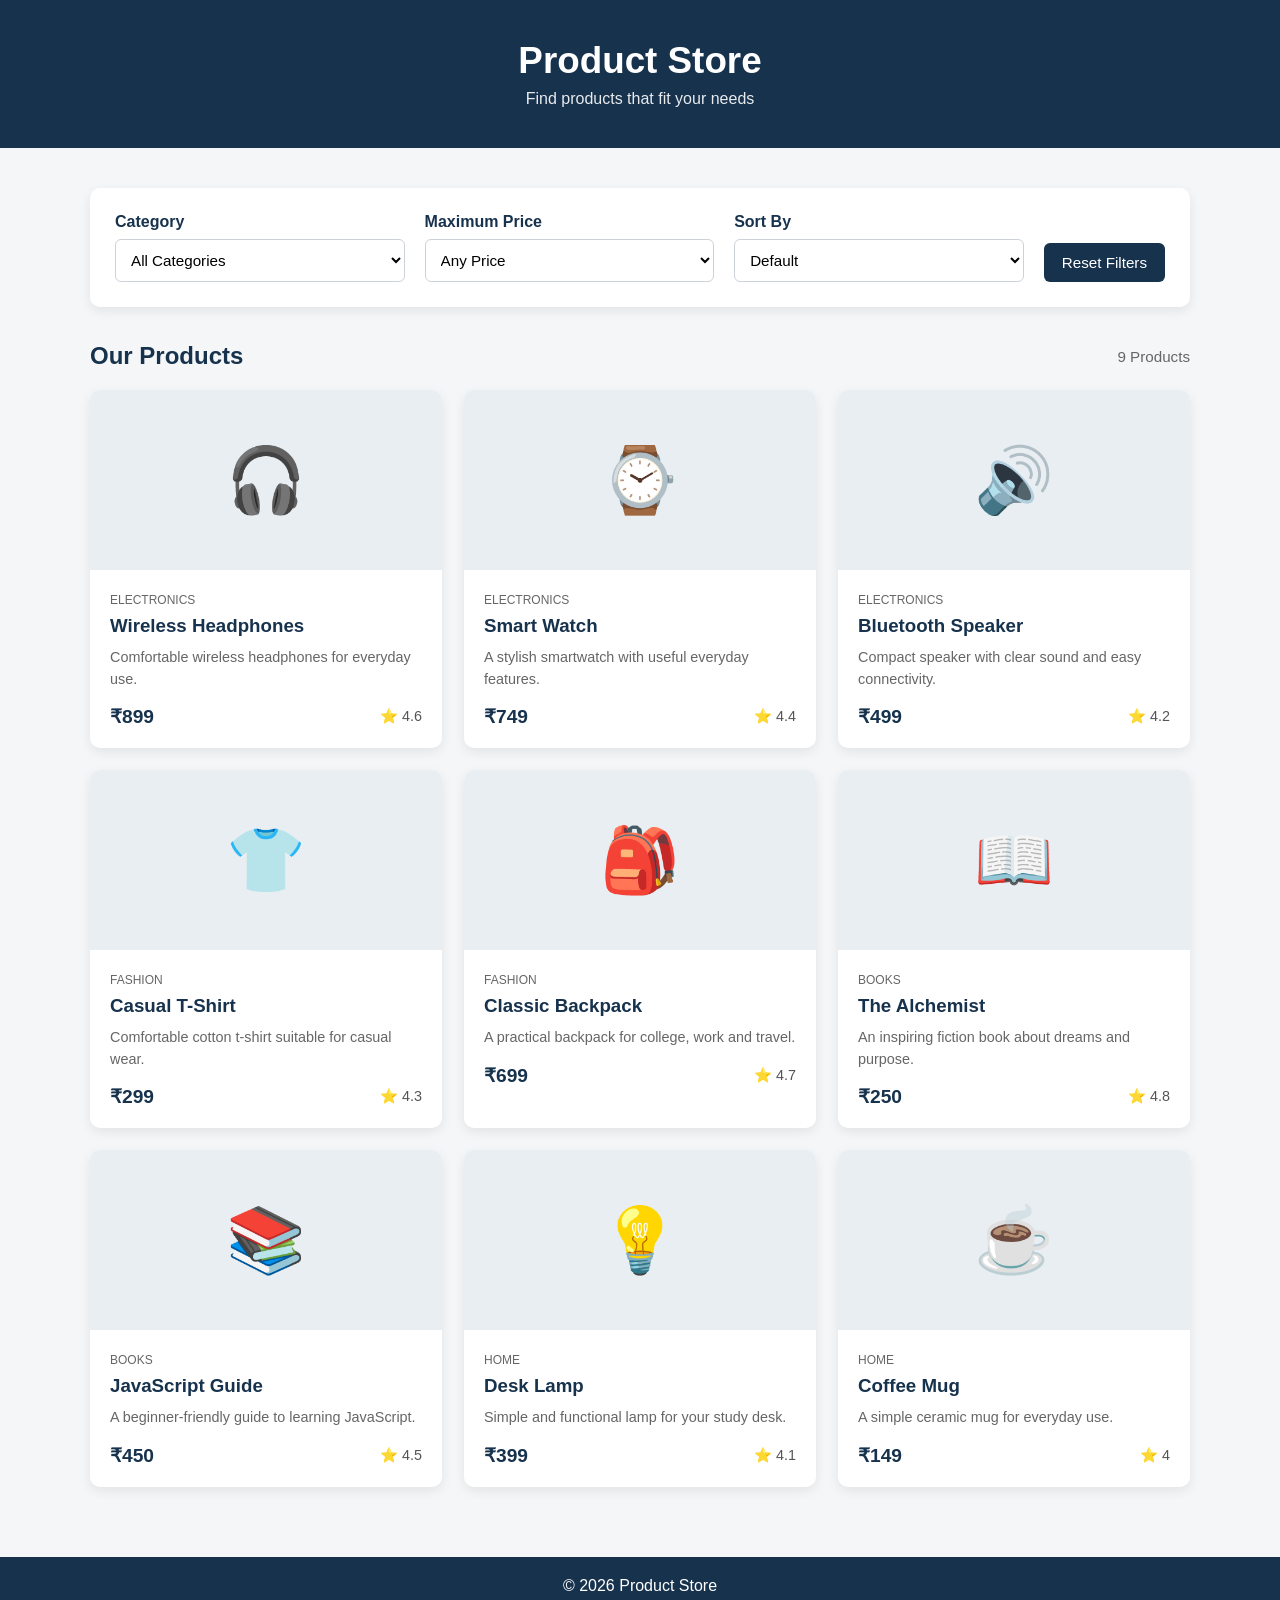
<file: index.html>
<!DOCTYPE html>
<html lang="en">
<head>
    <meta charset="UTF-8">
    <meta name="viewport" content="width=device-width, initial-scale=1.0">
    <title>Product Store</title>
    <link rel="stylesheet" href="style.css">
</head>
<body>
    <header class="header">
        <div class="container">
            <h1>Product Store</h1>
            <p>Find products that fit your needs</p>
        </div>
    </header>
    <main class="container">
        <section class="controls">
            <div class="filter-group">
                <label for="categoryFilter">Category</label>
                <select id="categoryFilter">
                    <option value="all">All Categories</option>
                    <option value="electronics">Electronics</option>
                    <option value="fashion">Fashion</option>
                    <option value="books">Books</option>
                    <option value="home">Home</option>
                </select>
            </div>
            <div class="filter-group">
                <label for="priceFilter">Maximum Price</label>
                <select id="priceFilter">
                    <option value="all">Any Price</option>
                    <option value="50">Under ₹50</option>
                    <option value="100">Under ₹100</option>
                    <option value="500">Under ₹500</option>
                    <option value="1000">Under ₹1000</option>
                </select>
            </div>
            <div class="filter-group">
                <label for="sortFilter">Sort By</label>
                <select id="sortFilter">
                    <option value="default">Default</option>
                    <option value="rating-high">Rating: High to Low</option>
                    <option value="rating-low">Rating: Low to High</option>
                    <option value="price-low">Price: Low to High</option>
                    <option value="price-high">Price: High to Low</option>
                </select>
            </div>
            <button id="resetBtn" class="reset-btn">Reset Filters</button>
        </section>
        <section class="products-section">
            <div class="section-header">
                <h2>Our Products</h2>
                <span id="productCount">0 Products</span>
            </div>
            <div id="productContainer" class="product-grid">
            </div>
            <p id="noProducts" class="no-products">No products match your selected filters.</p>
        </section>
    </main>
    <footer>
        <p>&copy; 2026 Product Store</p>
    </footer>
    <script src="script.js"></script>
</body>
</html>
</file>
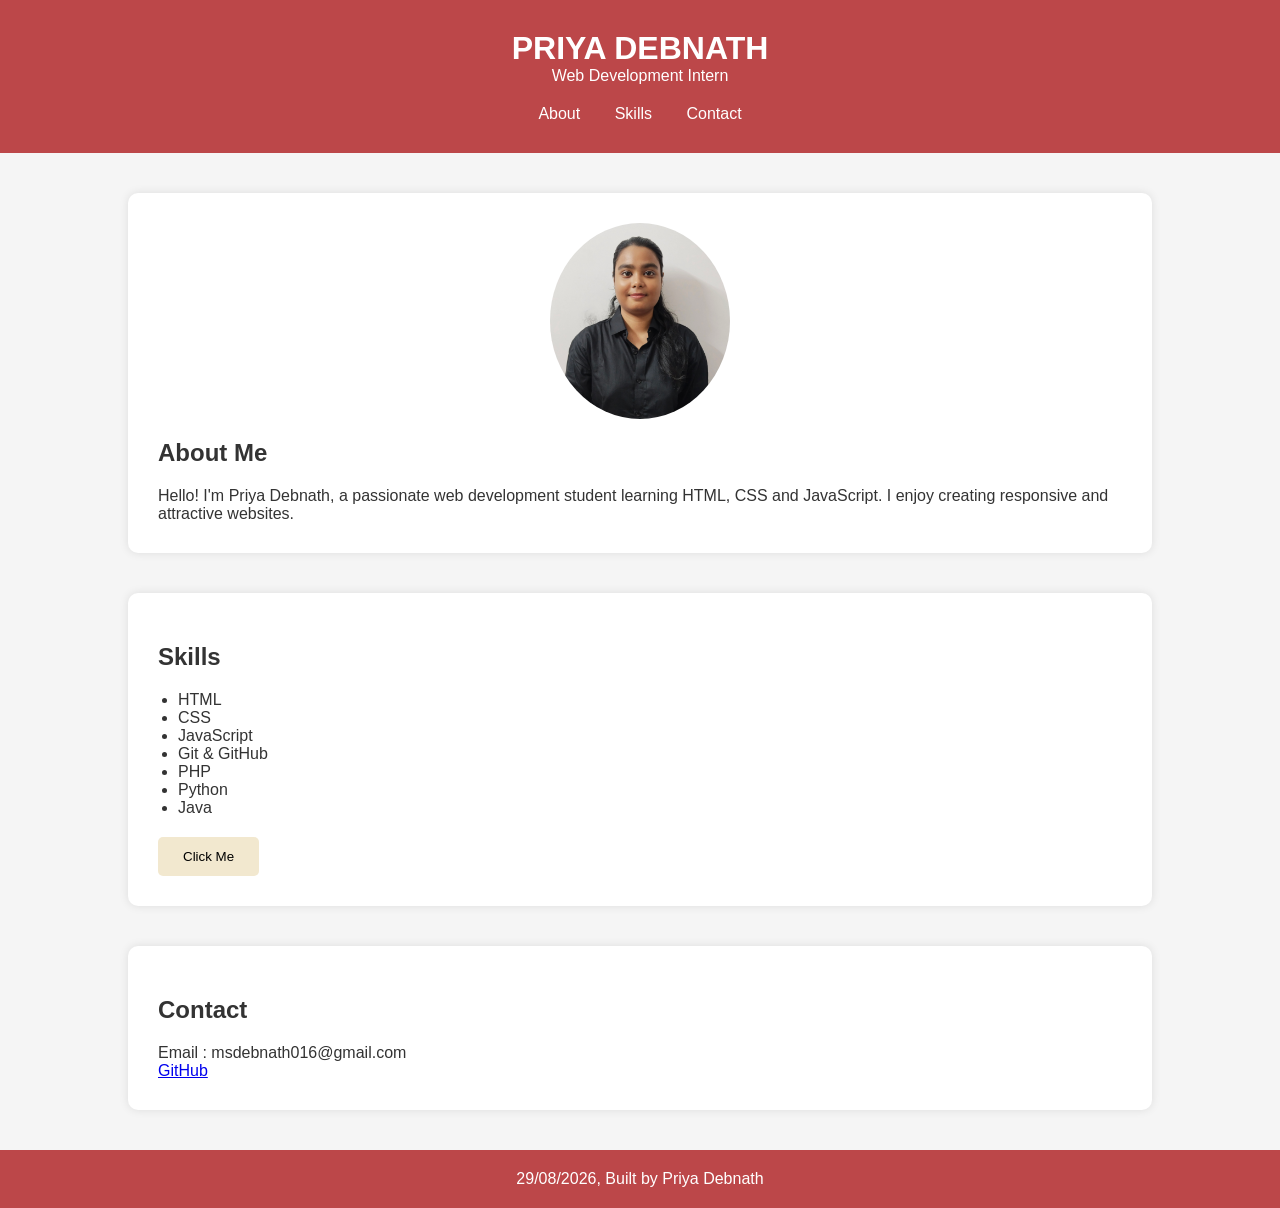
<file: Task 1/index.html>
<!DOCTYPE html>
<html lang="en">
<head>
    <meta charset="UTF-8">
    <meta name="viewport" content="width=device-width, initial-scale=1.0">
    <title>My Portfolio</title>
    <link rel="stylesheet" href="style.css">
</head>
<body>
    <header>
        <h1>PRIYA DEBNATH</h1>
        <p>Web Development Intern</p>
        <nav>
            <a href="#about">About</a>
            <a href="#skills">Skills</a>
            <a href="#contact">Contact</a>
        </nav>
    </header>
    <section id="about">
        <img src="image.jpeg" alt="Profile Picture">
        <h2>About Me</h2>
        <p>
            Hello! I'm Priya Debnath, a passionate web development student learning
            HTML, CSS and JavaScript. I enjoy creating responsive and attractive
            websites.
        </p>
    </section>
    <section id="skills">
        <h2>Skills</h2>
        <ul>
            <li>HTML</li>
            <li>CSS</li>
            <li>JavaScript</li>
            <li>Git & GitHub</li>
            <li>PHP</li>
            <li>Python</li>
            <li>Java</li>
        </ul>
        <button onclick="welcome()">Click Me</button>
    </section>
    <section id="contact">
        <h2>Contact</h2>
        <p>Email : msdebnath016@gmail.com</p>
        <a href="https://github.com/msdebnath016/Apex-Planet-Internship" target="_blank">GitHub</a>
    </section>
    <footer>
        <p>29/08/2026, Built by Priya Debnath </p>
    </footer>
    <script src="script.js"></script>
</body>
</html>
</file>
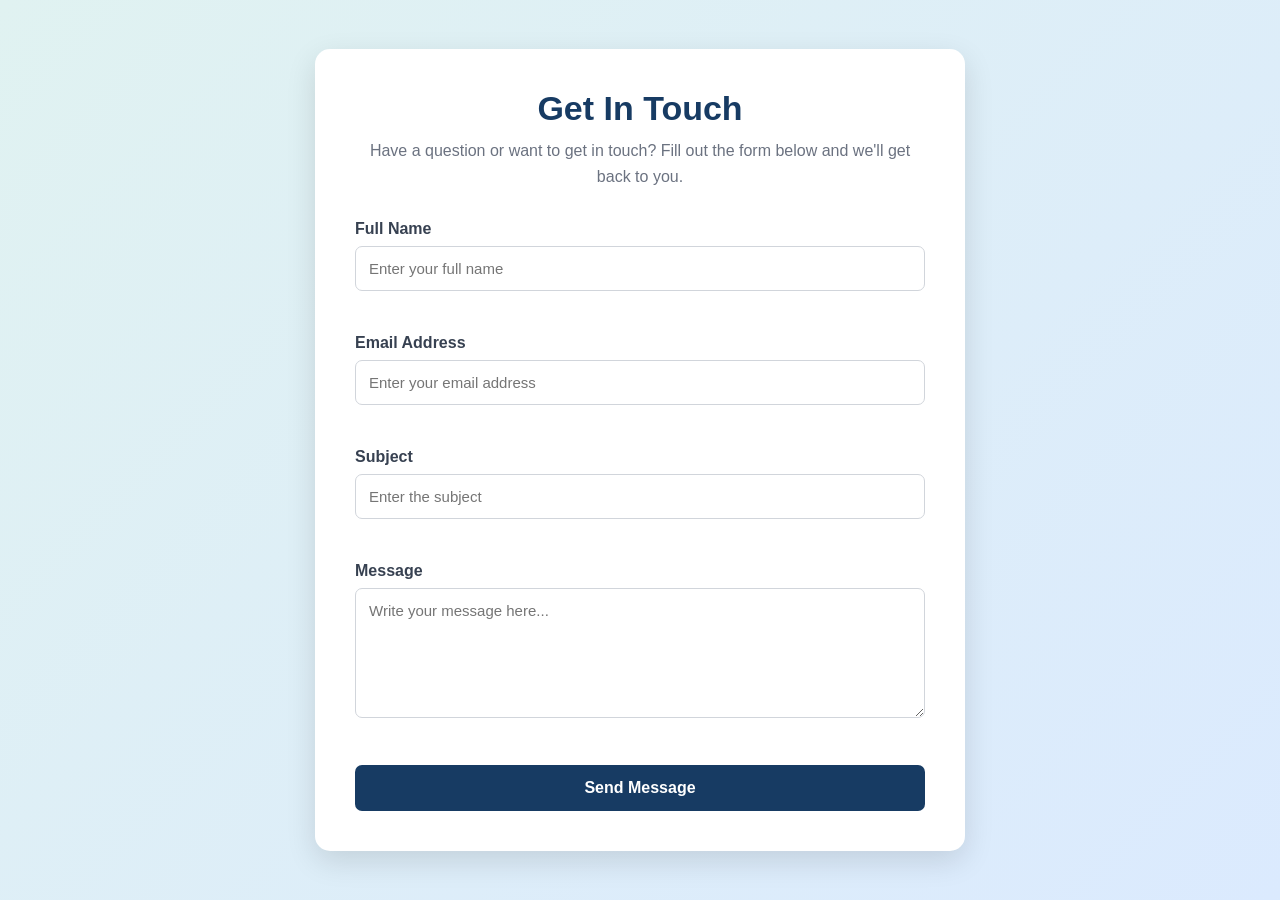
<file: Task 2/Step 1-2 - Contact Form/index.html>
<!DOCTYPE html>
<html lang="en">
<head>
    <meta charset="UTF-8">
    <meta name="viewport" content="width=device-width, initial-scale=1.0">
    <title>Contact Us</title>
    <link rel="stylesheet" href="style.css">
</head>
<body>
    <div class="container">
        <div class="contact-box">
            <h1>Get In Touch</h1>
            <p class="intro">
                Have a question or want to get in touch?
                Fill out the form below and we'll get back to you.
            </p>
            <form id="contactForm">
                <!-- Name -->
                <div class="form-group">
                    <label for="name">Full Name</label>
                    <input
                        type="text"
                        id="name"
                        placeholder="Enter your full name"
                    >
                    <span id="nameError"></span>
                </div>

                <!-- Email -->
                <div class="form-group">
                    <label for="email">Email Address</label>
                    <input
                        type="email"
                        id="email"
                        placeholder="Enter your email address"
                    >
                    <span id="emailError"></span>
                </div>

                <!-- Subject -->
                <div class="form-group">
                    <label for="subject">Subject</label>
                    <input
                        type="text"
                        id="subject"
                        placeholder="Enter the subject"
                    >
                    <span id="subjectError"></span>
                </div>

                <!-- Message -->
                <div class="form-group">
                    <label for="message">Message</label>
                    <textarea
                        id="message"
                        rows="6"
                        placeholder="Write your message here..."
                    ></textarea>
                    <span id="messageError"></span>
                </div>
                <button type="submit">Send Message</button>
            </form>
        </div>
    </div>
    <script src="script.js"></script>
</body>
</html>
</file>
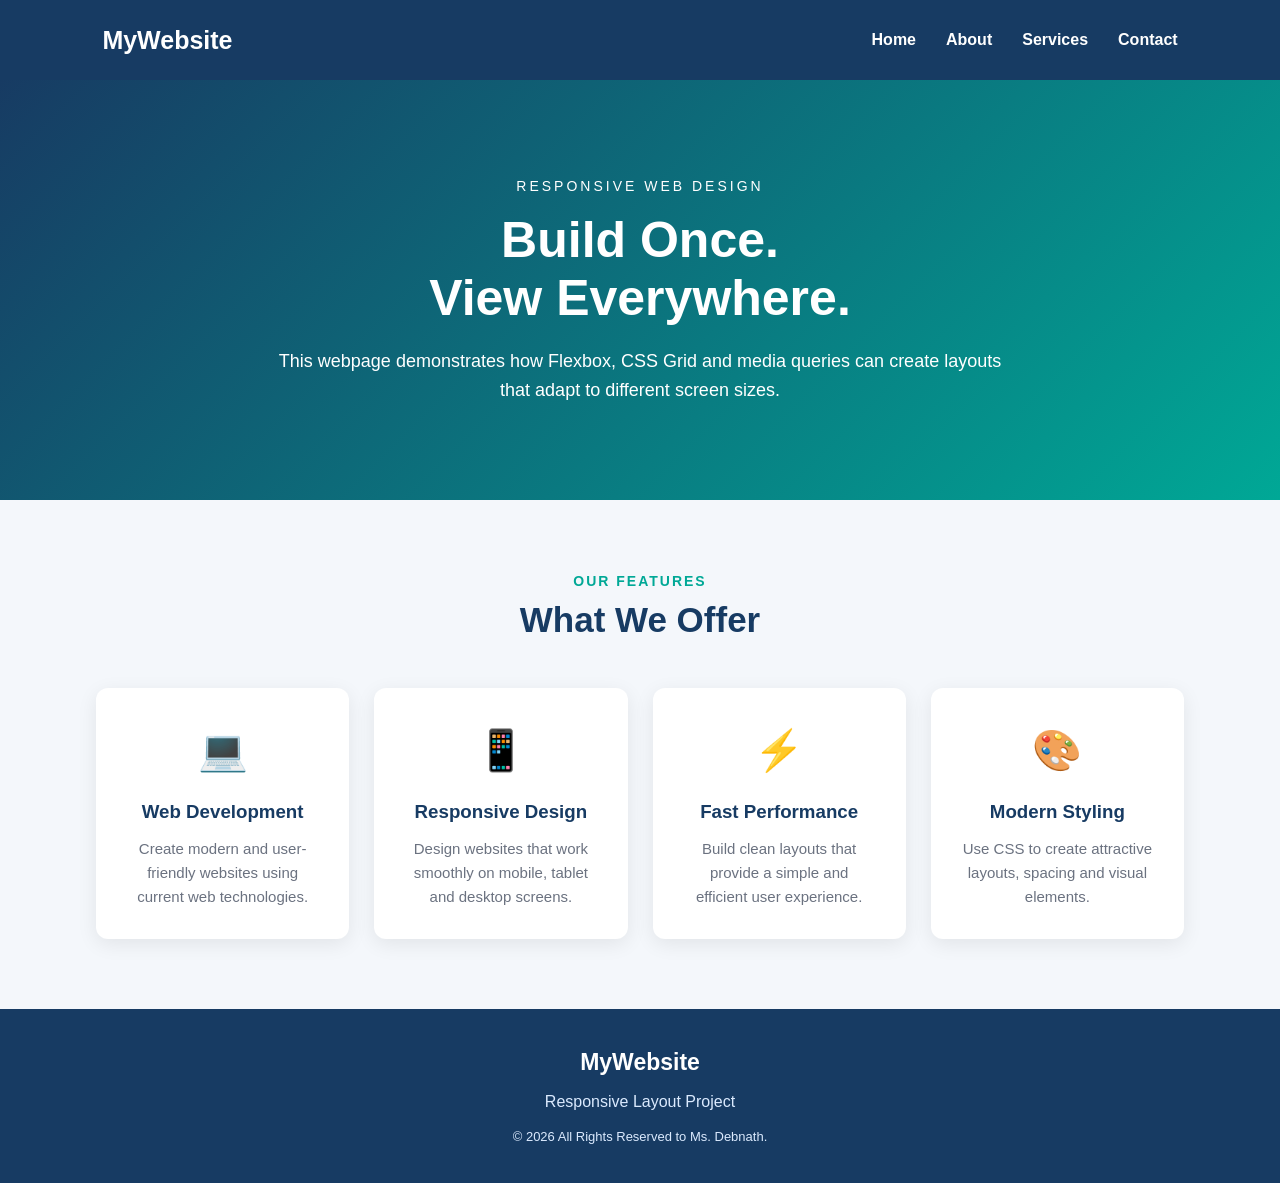
<file: Task 2/Step 3 - Responsive Layout/index.html>
<!DOCTYPE html>
<html lang="en">
<head>
    <meta charset="UTF-8">
    <meta name="viewport" content="width=device-width, initial-scale=1.0">
    <title>Responsive Layout</title>
    <link rel="stylesheet" href="style.css">
</head>
<body>

    <header>
        <div class="logo">MyWebsite</div>
        <nav>
            <a href="#home">Home</a>
            <a href="#about">About</a>
            <a href="#services">Services</a>
            <a href="#contact">Contact</a>
        </nav>
    </header>

    <section class="hero" id="home">
        <div class="hero-content">
            <p class="tagline">RESPONSIVE WEB DESIGN</p>
            <h1>
                Build Once.
                <br>
                View Everywhere.
            </h1>
            <p>This webpage demonstrates how Flexbox, CSS Grid and media queries can create layouts that adapt to different screen sizes.</p>
        </div>
    </section>


    <main>
        <div class="section-title">
            <p>OUR FEATURES</p>
            <h2>What We Offer</h2>
        </div>

        <section class="card-container" id="services">
            <article class="card">
                <div class="icon">💻</div>
                <h3>Web Development</h3>
                <p>Create modern and user-friendly websites using current web technologies.</p>
            </article>
            <article class="card">
                <div class="icon">📱</div>
                <h3>Responsive Design</h3>
                <p>Design websites that work smoothly on mobile, tablet and desktop screens.</p>
            </article>
            <article class="card">
                <div class="icon">⚡</div>
                <h3>Fast Performance</h3>
                <p>Build clean layouts that provide a simple and efficient user experience.</p>
            </article>
            <article class="card">
                <div class="icon">🎨</div>
                <h3>Modern Styling</h3>
                <p>Use CSS to create attractive layouts, spacing and visual elements.</p>
            </article>
        </section>
    </main>


    <footer id="contact">
        <h3>MyWebsite</h3>
        <p>Responsive Layout Project</p>
        <p class="copyright">© 2026 All Rights Reserved to Ms. Debnath.</p>
    </footer>
</body>
</html>
</file>
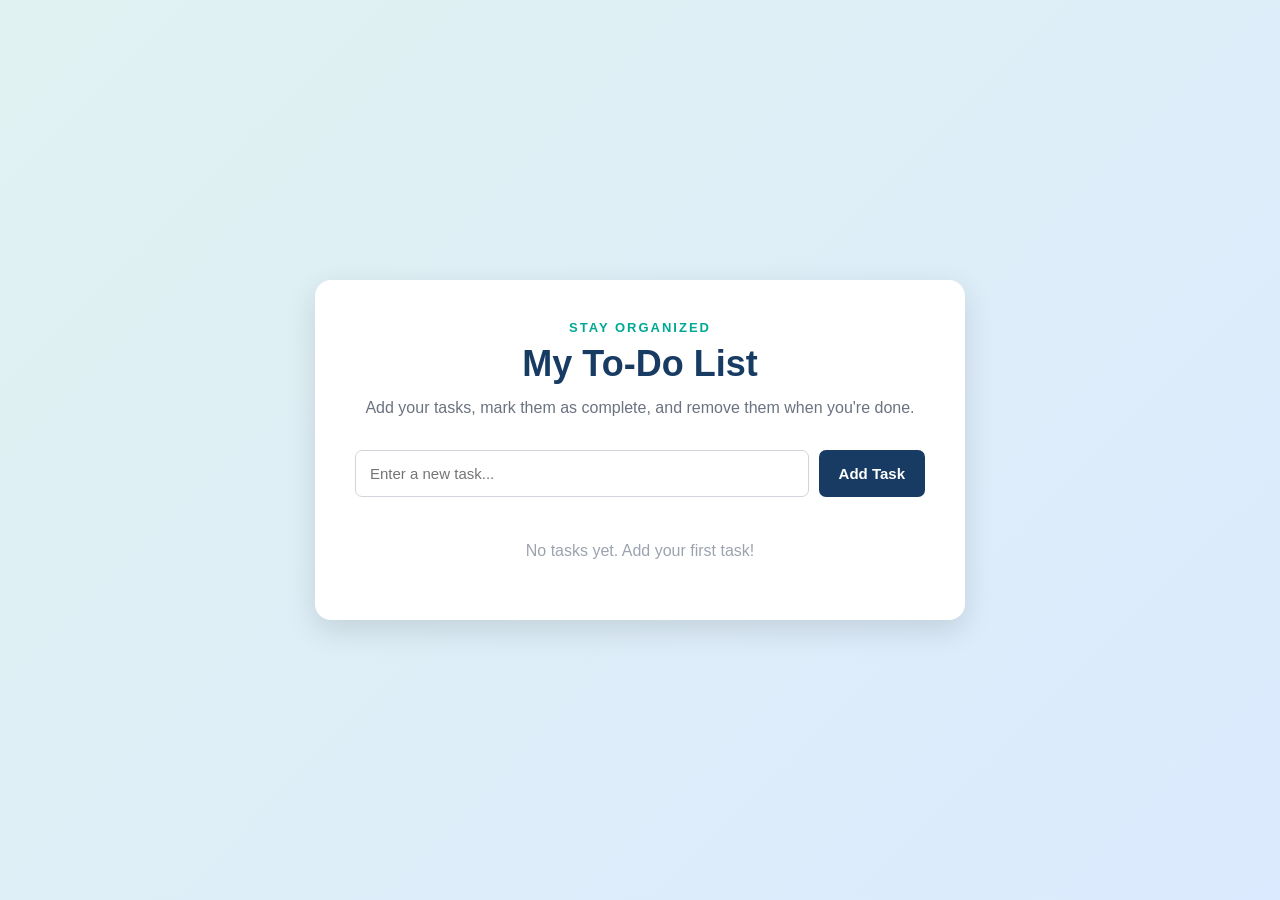
<file: Task 2/Step 4 - To Do List/index.html>
<!DOCTYPE html>
<html lang="en">
<head>
    <meta charset="UTF-8">
    <meta name="viewport"
          content="width=device-width, initial-scale=1.0">
    <title>My To-Do List</title>
    <link rel="stylesheet" href="style.css">
</head>
<body>
    <main class="container">
        <section class="todo-box">
            <div class="heading">
                <p class="subtitle">STAY ORGANIZED</p>
                <h1>My To-Do List</h1>
                <p>Add your tasks, mark them as complete, and remove them when you're done.</p>
            </div>

            <!-- Task input -->
            <div class="task-input">
                <input
                    type="text"
                    id="taskInput"
                    placeholder="Enter a new task..."
                >
                <button id="addTaskBtn">Add Task</button>
            </div>
            <ul id="taskList"></ul>
            <p id="emptyMessage">No tasks yet. Add your first task!</p>
        </section>
    </main>
    <script src="script.js"></script>
</body>
</html>
</file>
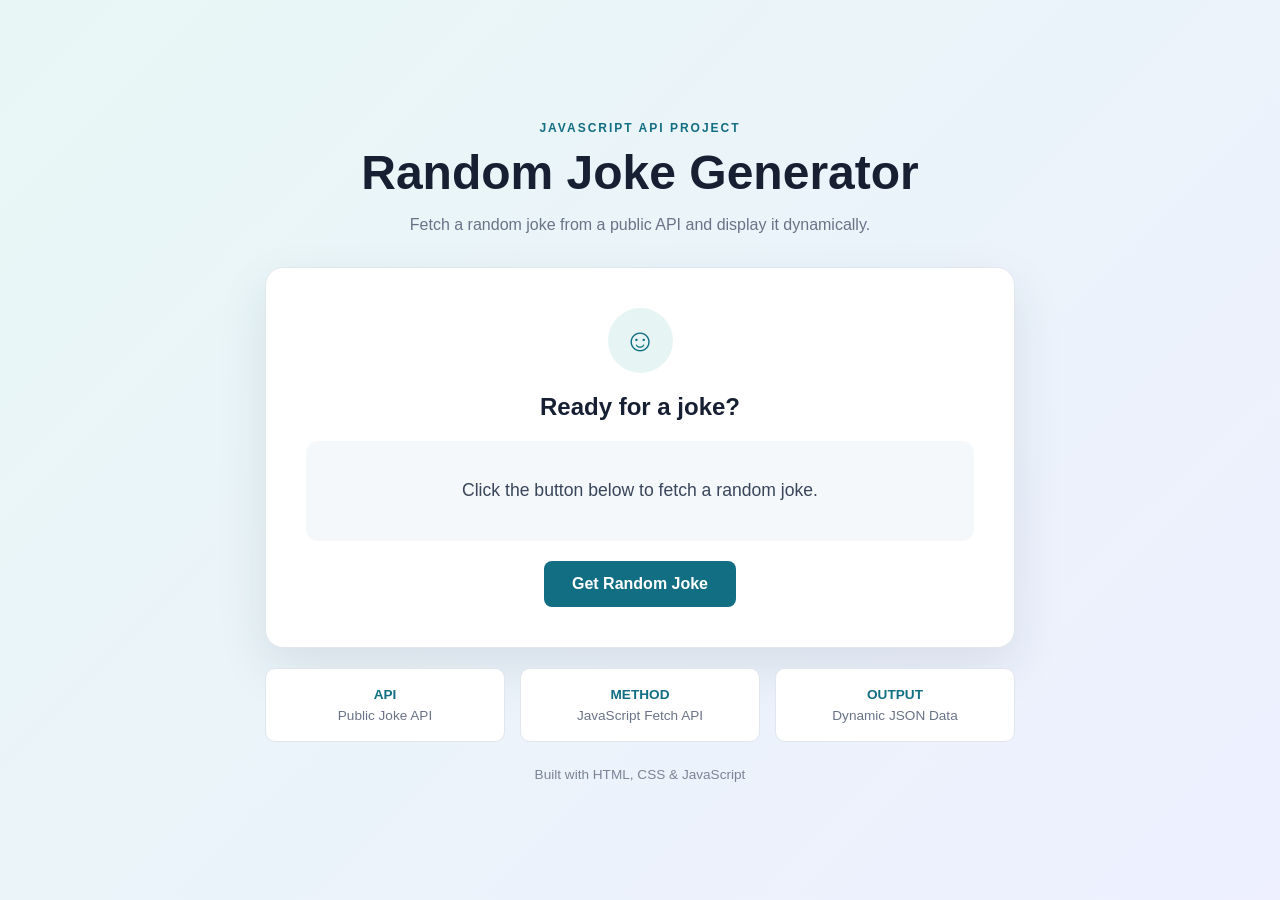
<file: Task 3/API-Data/index.html>
<!DOCTYPE html>
<html lang="en">
<head>
    <meta charset="UTF-8">
    <meta name="viewport" content="width=device-width, initial-scale=1.0">
    <title>Random Joke Generator</title>
    <link rel="stylesheet" href="style.css">
</head>
<body>
    <main class="container">
        <header class="header">
        <span class="label">JAVASCRIPT API PROJECT</span>
            <h1>Random Joke Generator</h1>
            <p>Fetch a random joke from a public API and display it dynamically.</p>
        </header>
        <section class="joke-card">
            <div class="card-icon">☺</div>
            <h2 id="jokeTitle">Ready for a joke?</h2>
            <div class="joke-content">
                <p id="jokeText">Click the button below to fetch a random joke.</p>
            </div>
            <p
                id="loading"
                class="loading hidden"
            >
                Fetching a joke...
            </p>
            <p id="error" class="error hidden">Unable to fetch a joke. Please try again.</p>
            <button
                id="jokeButton"
                class="joke-button"
            >
                Get Random Joke
            </button>
        </section>
        <section class="info">
            <div class="info-box">
                <strong>API</strong>
                <span>Public Joke API</span>
            </div>
            <div class="info-box">
                <strong>Method</strong>
                <span>JavaScript Fetch API</span>
            </div>
            <div class="info-box">
                <strong>Output</strong>
                <span>Dynamic JSON Data</span>
            </div>
        </section>
        <footer>Built with HTML, CSS & JavaScript</footer>
    </main>
    <script src="script.js"></script>
</body>
</html>
</file>
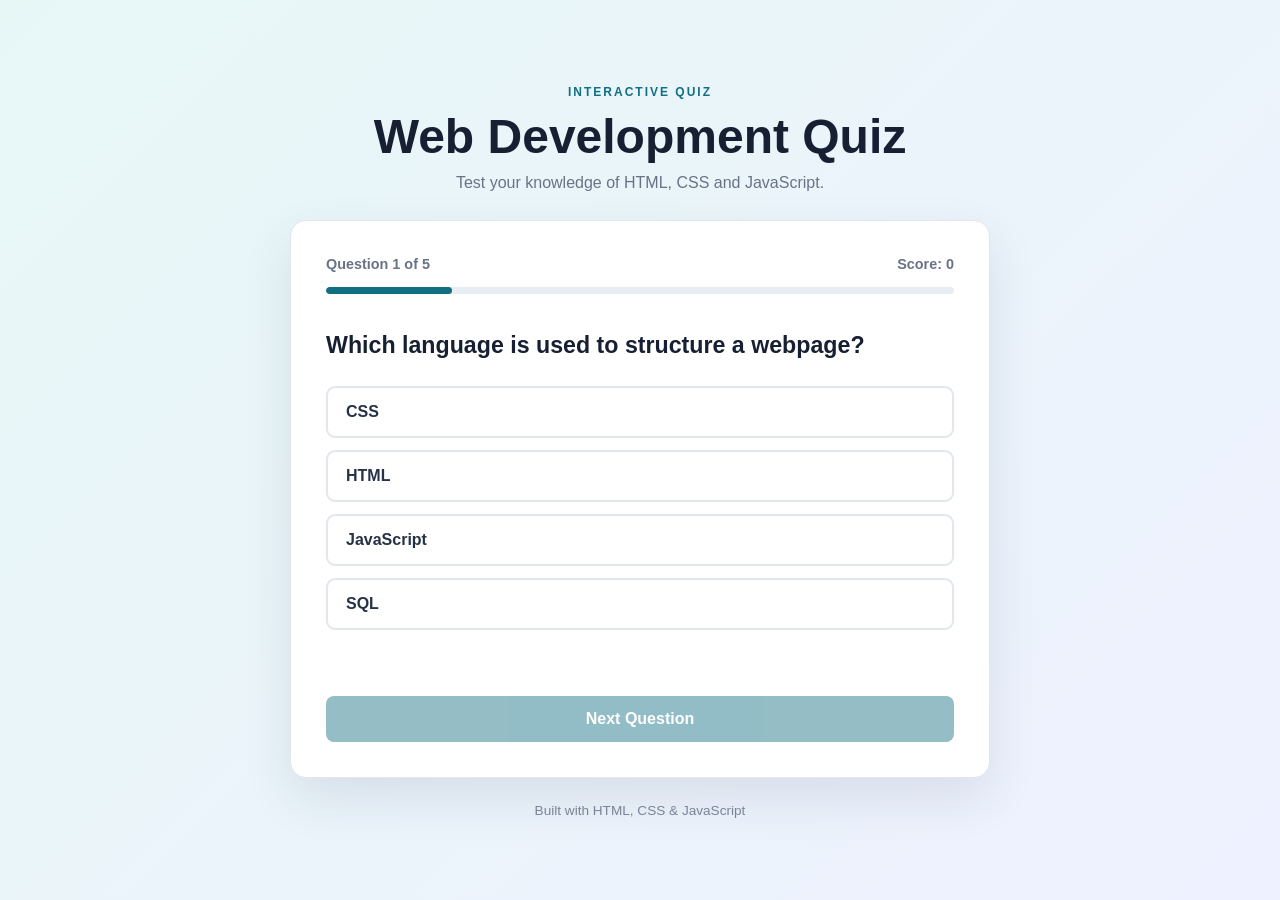
<file: Task 3/Interactive-Quiz/index.html>
<!DOCTYPE html>
<html lang="en">
<head>
    <meta charset="UTF-8">
    <meta name="viewport" content="width=device-width, initial-scale=1.0">
    <title>Web Development Quiz</title>
    <link rel="stylesheet" href="style.css">
</head>
<body>
    <main class="quiz-container">
        <header class="quiz-header">
            <span class="quiz-label">INTERACTIVE QUIZ</span>
            <h1>Web Development Quiz</h1>
            <p>Test your knowledge of HTML, CSS and JavaScript.</p>
        </header>
        <section class="quiz-card" id="quizCard">
            <div class="quiz-top">
                <span id="questionNumber">Question 1 of 5</span>
                <span id="score">Score: 0</span>
            </div>
            <div class="progress-container">
                <div class="progress-bar" id="progressBar"></div>
            </div>
            <h2 id="question">
                Which language is used to structure a webpage?
            </h2>
            <div class="options" id="options">
                <button class="option" data-answer="CSS">
                    CSS
                </button>
                <button class="option" data-answer="HTML">
                    HTML
                </button>
                <button class="option" data-answer="JavaScript">
                    JavaScript
                </button>
                <button class="option" data-answer="SQL">
                    SQL
                </button>
            </div>
            <p id="feedback" class="feedback"></p>
            <button id="nextButton" class="next-button" disabled>
                Next Question
            </button>
        </section>
        <section class="result-card hidden" id="resultCard">
            <div class="result-icon">✓</div>
            <span class="quiz-label">QUIZ COMPLETED</span>
            <h2>Your Final Score</h2>
            <div class="final-score" id="finalScore">0 / 5</div>
            <p id="resultMessage">Great work!</p>
            <button id="restartButton" class="restart-button">Take Quiz Again</button>
        </section>
        <footer>
            <p>Built with HTML, CSS & JavaScript</p>
        </footer>
    </main>
    <script src="script.js"></script>
</body>
</html>
</file>
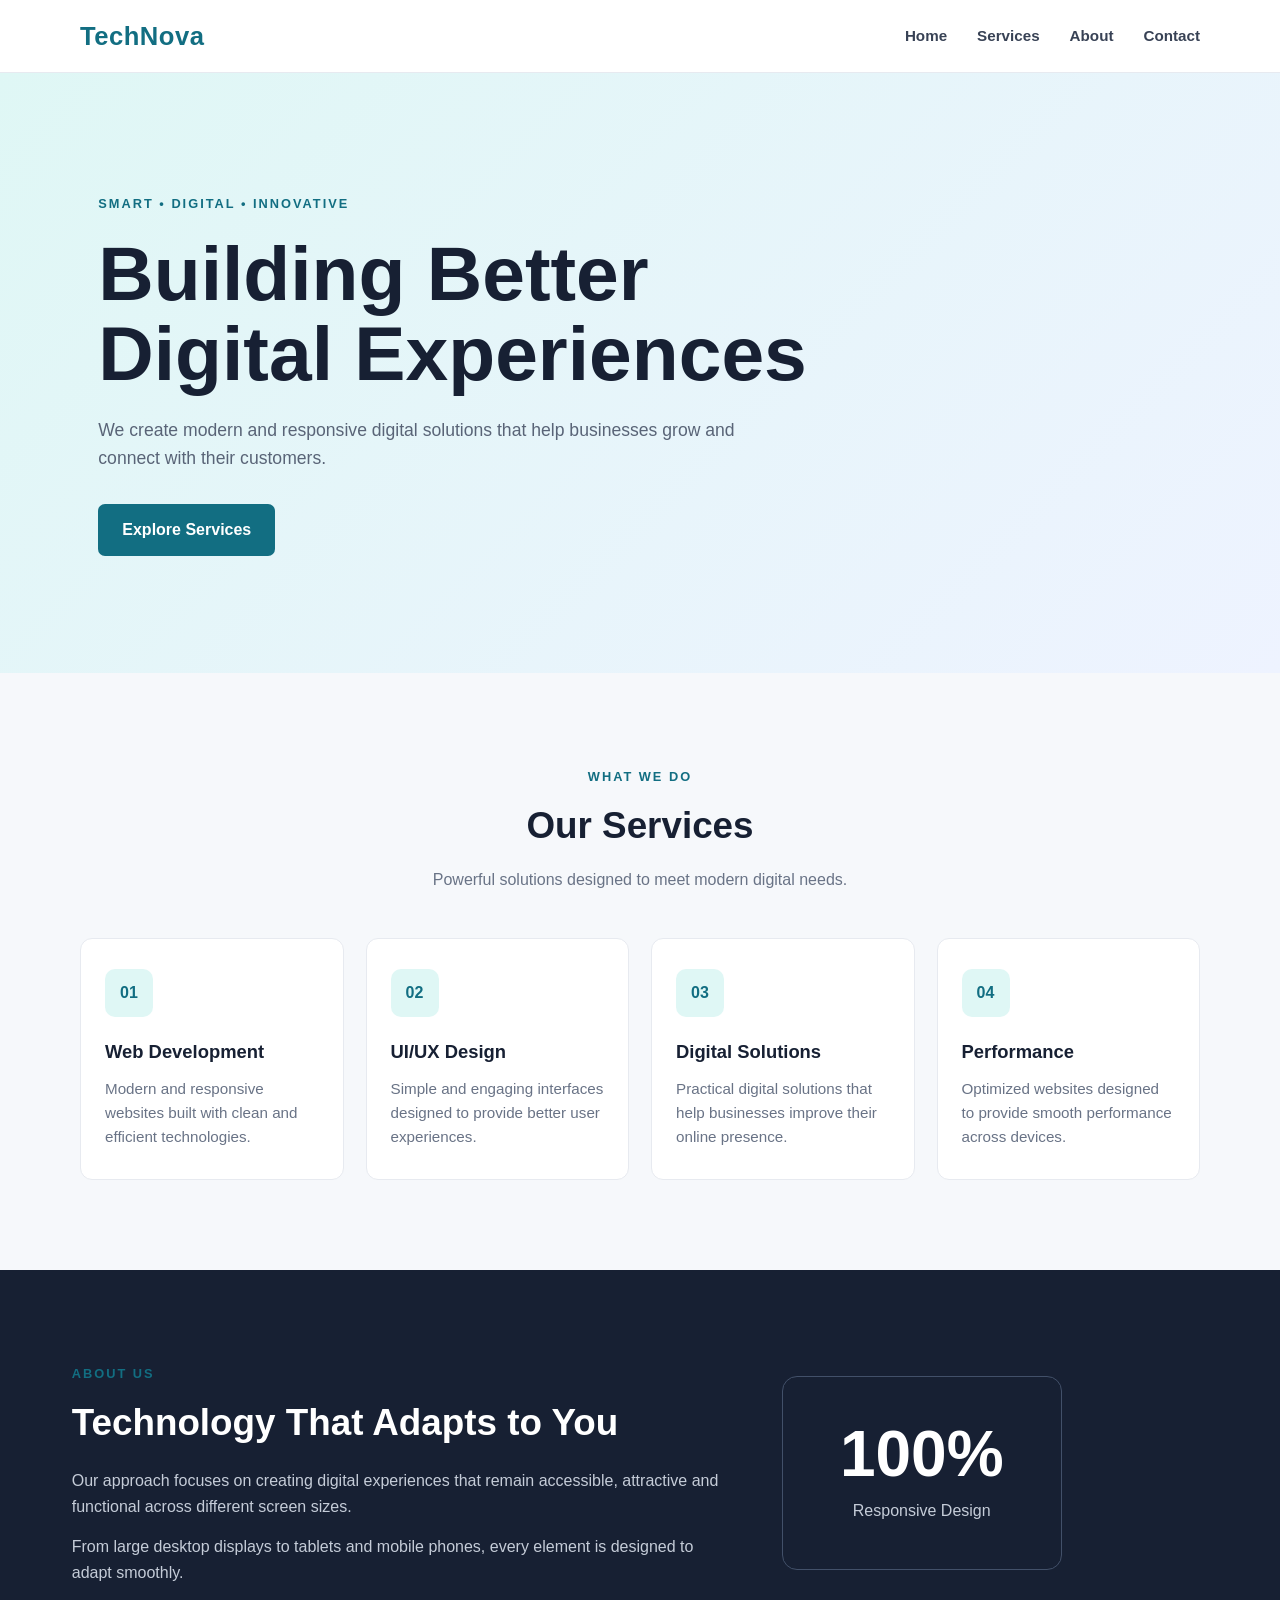
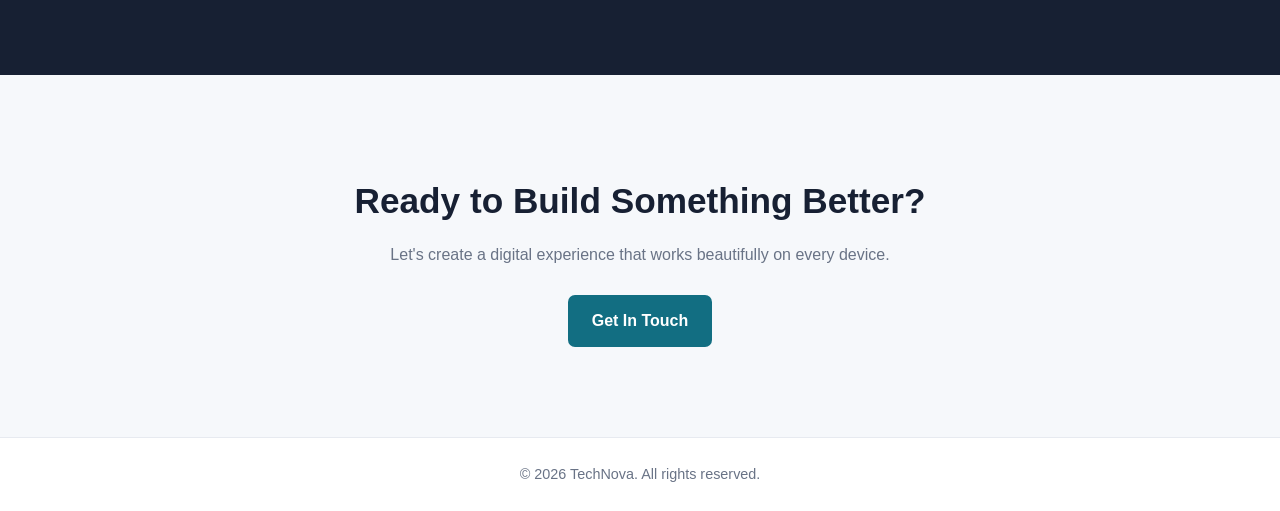
<file: Task 3/Responsive-Design/index.html>
<!DOCTYPE html>
<html lang="en">
<head>
    <meta charset="UTF-8">
    <meta name="viewport" content="width=device-width, initial-scale=1.0">
    <title>TechNova | Digital Solutions</title>
    <link rel="stylesheet" href="style.css">
</head>
<body>
    <header class="header">
        <nav class="navbar">
            <a href="#" class="logo">TechNova</a>
            <ul class="nav-links">
                <li><a href="#home">Home</a></li>
                <li><a href="#services">Services</a></li>
                <li><a href="#about">About</a></li>
                <li><a href="#contact">Contact</a></li>
            </ul>
        </nav>
    </header>
    <main>
        <section class="hero" id="home">
            <div class="hero-content">
                <span class="tagline">SMART • DIGITAL • INNOVATIVE</span>
                <h1>Building Better Digital Experiences</h1>
                <p>We create modern and responsive digital solutions that help businesses grow and connect with their customers.</p>
                <a href="#services" class="hero-btn">Explore Services</a>
            </div>
        </section>
        <section class="services" id="services">
            <div class="section-heading">
                <span>WHAT WE DO</span>
                <h2>Our Services</h2>
                <p>Powerful solutions designed to meet modern digital needs.</p>
            </div>
            <div class="service-grid">
                <article class="service-card">
                    <div class="icon">01</div>
                    <h3>Web Development</h3>
                    <p>Modern and responsive websites built with clean and efficient technologies.
                    </p>
                </article>
                <article class="service-card">
                    <div class="icon">02</div>
                    <h3>UI/UX Design</h3>
                    <p>Simple and engaging interfaces designed to provide better user experiences.</p>
                </article>
                <article class="service-card">
                    <div class="icon">03</div>
                    <h3>Digital Solutions</h3>
                    <p>Practical digital solutions that help businesses improve their online presence.</p>
                </article>
                <article class="service-card">
                    <div class="icon">04</div>
                    <h3>Performance</h3>
                    <p>Optimized websites designed to provide smooth performance across devices.</p>
                </article>
            </div>
        </section>
        <section class="about" id="about">
            <div class="about-content">
                <span>ABOUT US</span>
                <h2>Technology That Adapts to You</h2>
                <p>Our approach focuses on creating digital experiences that remain accessible, attractive and functional across different screen sizes.</p>
                <p>From large desktop displays to tablets and mobile phones, every element is designed to adapt smoothly.</p>
            </div>
            <div class="about-box">
                <strong>100%</strong>
                <span>Responsive Design</span>
            </div>
        </section>
        <section class="cta" id="contact">
            <h2>Ready to Build Something Better?</h2>
            <p>Let's create a digital experience that works beautifully on every device.</p>
            <a href="mailto:hello@technova.example" class="cta-btn">Get In Touch</a>
        </section>
    </main>
    <footer class="footer">
        <p>&copy; 2026 TechNova. All rights reserved.</p>
    </footer>
</body>
</html>
</file>
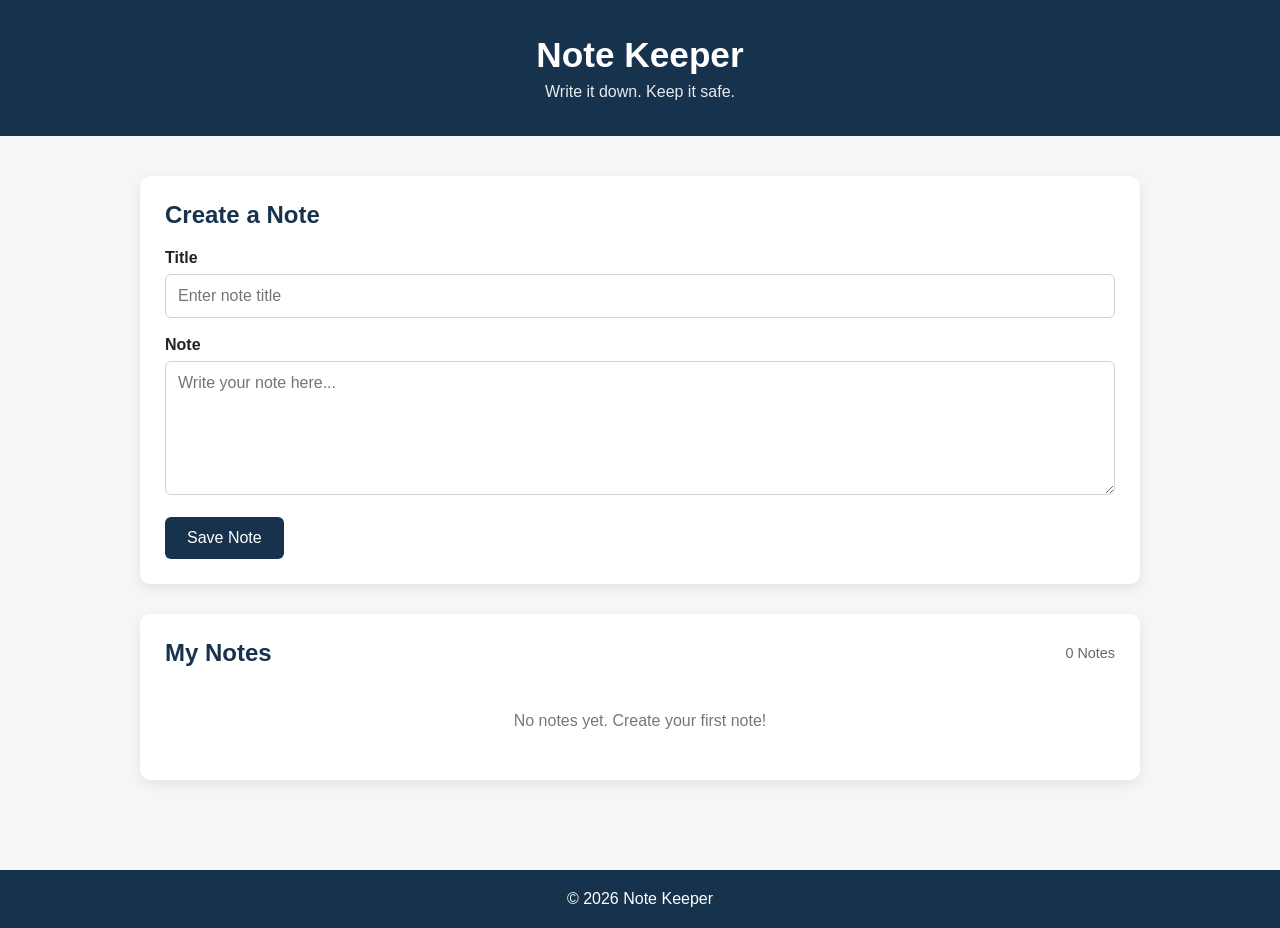
<file: Task 4/Note-Taking-App/index.html>
<!DOCTYPE html>
<html lang="en">
<head>
    <meta charset="UTF-8">
    <meta name="viewport" content="width=device-width, initial-scale=1.0">
    <title>Note Keeper</title>
    <link rel="stylesheet" href="style.css">
</head>
<body>
    <header class="header">
        <div class="container">
            <h1>Note Keeper</h1>
            <p>Write it down. Keep it safe.</p>
        </div>
    </header>
    <main class="container">
        <section class="note-editor">
            <h2>Create a Note</h2>
            <form id="noteForm">
                <div class="form-group">
                    <label for="noteTitle">Title</label>
                    <input type="text" id="noteTitle" placeholder="Enter note title" required>
                </div>
                <div class="form-group">
                    <label for="noteContent">Note</label>
                    <textarea id="noteContent" rows="6" placeholder="Write your note here..." required></textarea>
                </div>
                <button type="submit" class="save-btn">Save Note</button>
            </form>
        </section>
        <section class="notes-section">
            <div class="section-heading">
                <h2>My Notes</h2>
                <span id="noteCount">0 Notes</span>
            </div>
            <div id="notesContainer" class="notes-container">
                <p class="empty-message">No notes yet. Create your first note!</p>
            </div>
        </section>
    </main>
    <footer>
        <p>&copy; 2026 Note Keeper</p>
    </footer>
    <script src="script.js"></script>
</body>
</html>
</file>
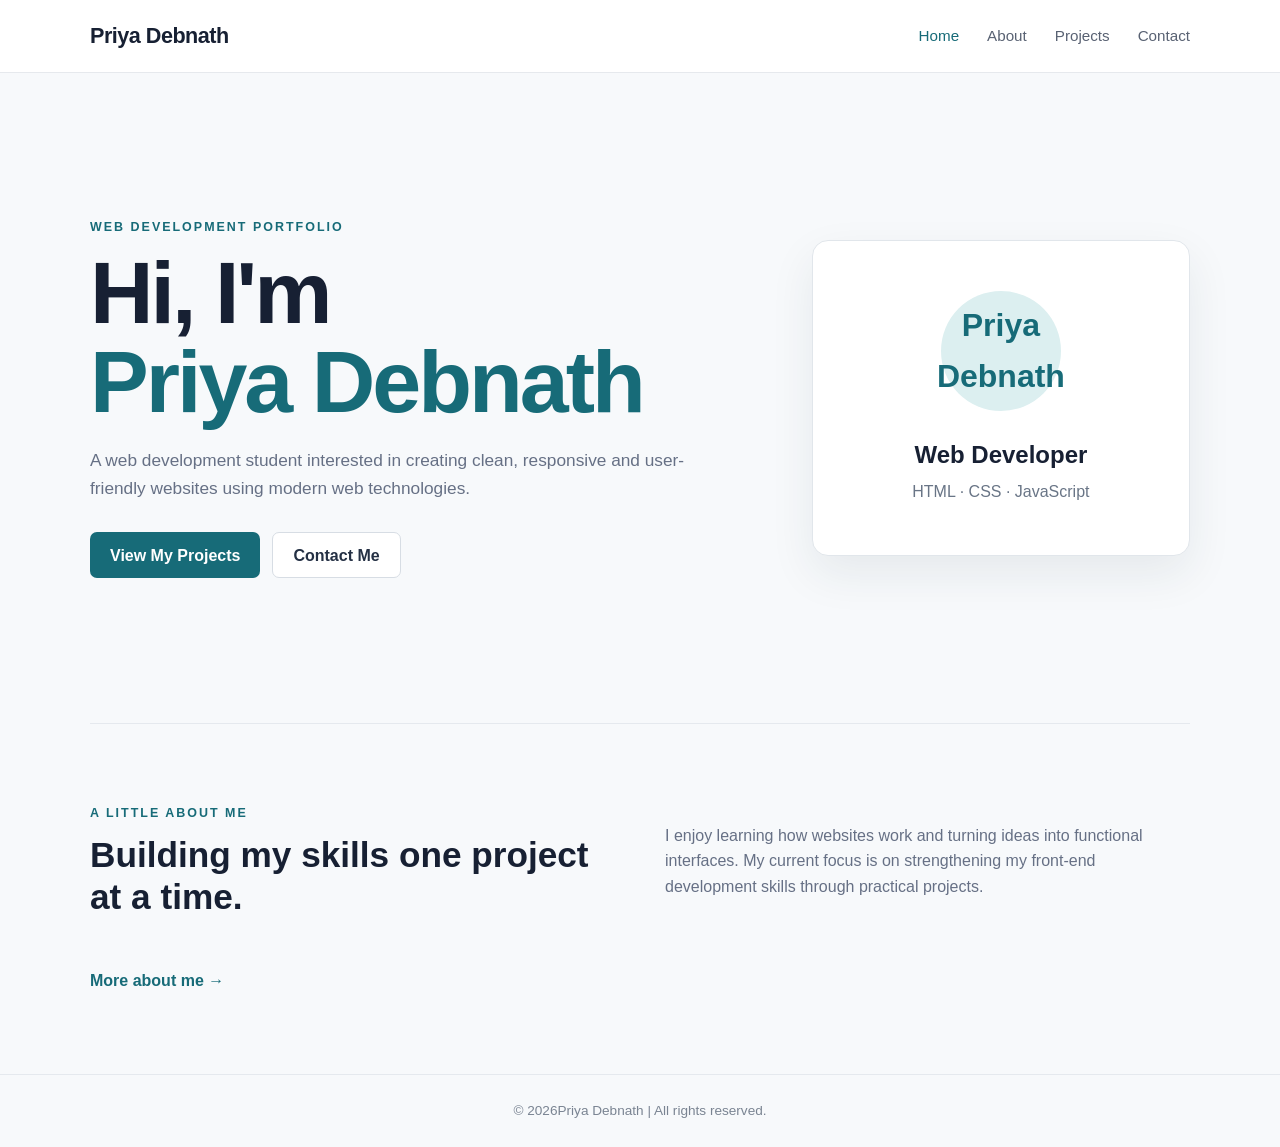
<file: Task 4/Portfolio/index.html>
<!DOCTYPE html>
<html lang="en">
<head>
    <meta charset="UTF-8">
    <meta name="viewport" content="width=device-width, initial-scale=1.0">
    <title>Priya Debnath | Portfolio</title>
    <link rel="stylesheet" href="style.css">
</head>
<body>
    <header class="site-header">
        <nav class="navbar">
            <a href="index.html" class="logo">Priya Debnath</a>
            <button class="menu-button" id="menuButton" aria-label="Open navigation menu">☰</button>
            <div class="nav-links" id="navLinks">
                <a href="index.html" class="active">Home</a>
                <a href="about.html">About</a>
                <a href="projects.html">Projects</a>
                <a href="contact.html">Contact</a>
            </div>
        </nav>
    </header>
    <main>
        <section class="hero">
            <div class="hero-content">
                <p class="eyebrow">WEB DEVELOPMENT PORTFOLIO</p>
                <h1>Hi, I'm<span>Priya Debnath</span></h1>
                <p class="hero-description">A web development student interested in creating clean, responsive and user-friendly
                    websites using modern web technologies.</p>
                <div class="hero-buttons">
                    <a href="projects.html" class="button primary-button">View My Projects</a>
                    <a href="contact.html" class="button secondary-button">Contact Me</a>
                </div>
            </div>
            <div class="hero-card">
                <div class="profile-circle">Priya Debnath</div>
                <h2>Web Developer</h2>
                <p>HTML · CSS · JavaScript</p>
            </div>
        </section>
        <section class="section intro-section">
            <div class="section-heading">
                <p class="eyebrow">A LITTLE ABOUT ME</p>
                <h2>Building my skills one project at a time.</h2>
            </div>
            <p class="section-text">I enjoy learning how websites work and turning ideas into functional interfaces. My current
                focus is on strengthening my front-end development skills through practical projects.</p>
            <a href="about.html" class="text-link">More about me →</a>
        </section>
    </main>
    <footer class="site-footer">
        <p>© <span id="year"></span>Priya Debnath | All rights reserved.</p>
    </footer>
    <script src="script.js"></script>
</body>
</html>
</file>
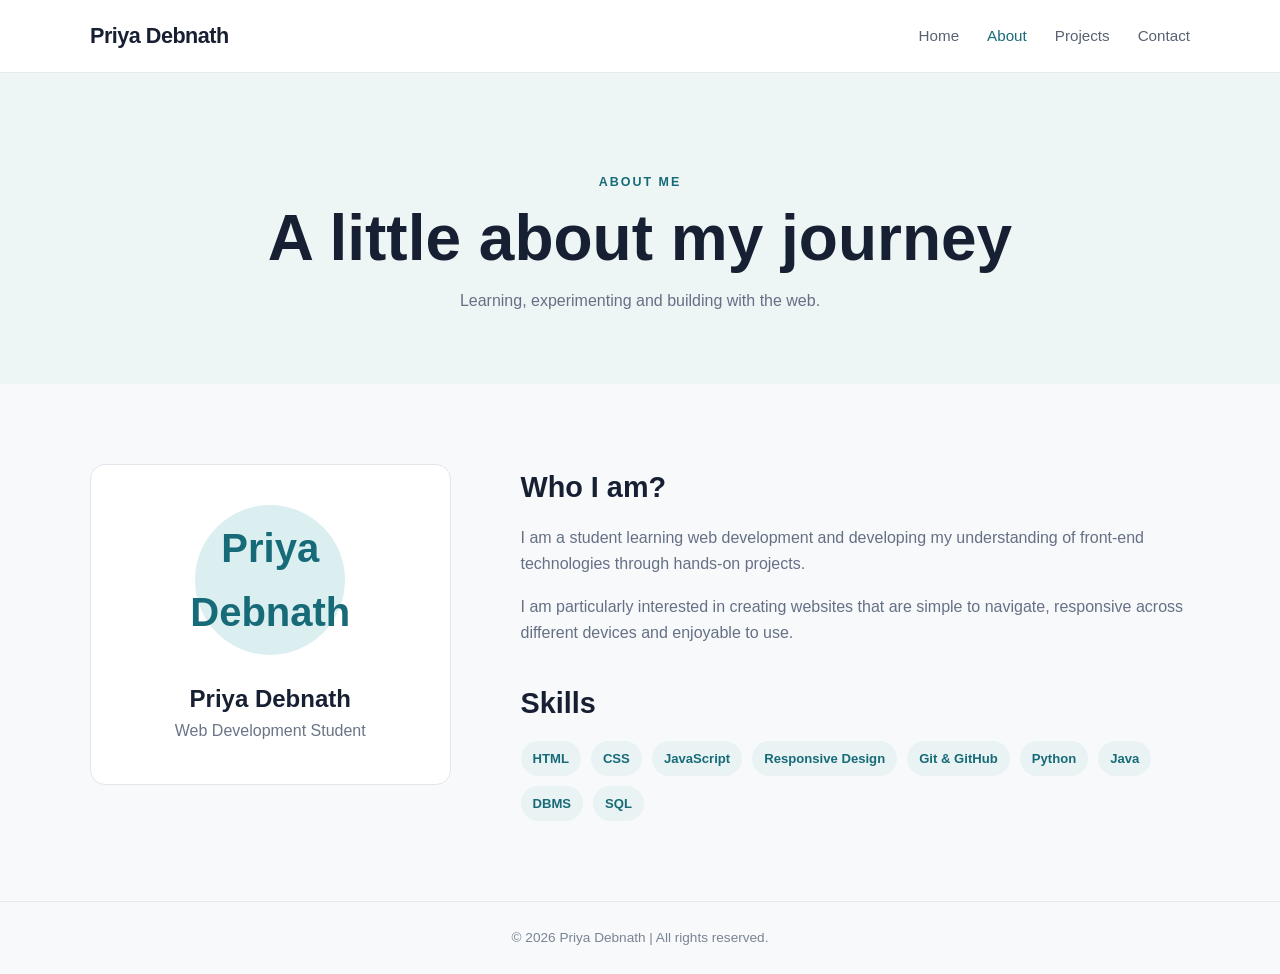
<file: Task 4/Portfolio/about.html>
<!DOCTYPE html>
<html lang="en">
<head>
    <meta charset="UTF-8">
    <meta name="viewport" content="width=device-width, initial-scale=1.0">
    <title>About | Priya Debnath</title>
    <link rel="stylesheet" href="style.css">
</head>
<body>
    <header class="site-header">
        <nav class="navbar">
            <a href="index.html" class="logo">Priya Debnath</a>
            <button class="menu-button" id="menuButton" aria-label="Open navigation menu">☰</button>
            <div class="nav-links" id="navLinks">
                <a href="index.html">Home</a>
                <a href="about.html" class="active">About</a>
                <a href="projects.html">Projects</a>
                <a href="contact.html">Contact</a>
            </div>
        </nav>
    </header>
    <main>
        <section class="page-header">
            <p class="eyebrow">ABOUT ME</p>
            <h1>A little about my journey</h1>
            <p>Learning, experimenting and building with the web.</p>
        </section>
        <section class="section about-layout">
            <div class="about-card">
                <div class="profile-circle large">Priya Debnath</div>
                <h2>Priya Debnath</h2>
                <p>Web Development Student</p>
            </div>
            <div class="about-content">
                <h2>Who I am?</h2>
                <p>I am a student learning web development and developing my understanding of front-end
                    technologies through hands-on projects.</p>

                <p>I am particularly interested in creating websites that are simple to navigate,
                    responsive across different devices and enjoyable to use.</p>
                <h2 class="sub-heading">Skills</h2>
                <div class="skills">
                    <span>HTML</span>
                    <span>CSS</span>
                    <span>JavaScript</span>
                    <span>Responsive Design</span>
                    <span>Git & GitHub</span>
                    <span>Python</span>
                    <span>Java</span>
                    <span>DBMS</span>
                    <span>SQL</span>
                </div>
            </div>
        </section>
    </main>
    <footer class="site-footer">
        <p>© <span id="year"></span> Priya Debnath | All rights reserved.</p>
    </footer>
    <script src="script.js"></script>
</body>
</html>
</file>
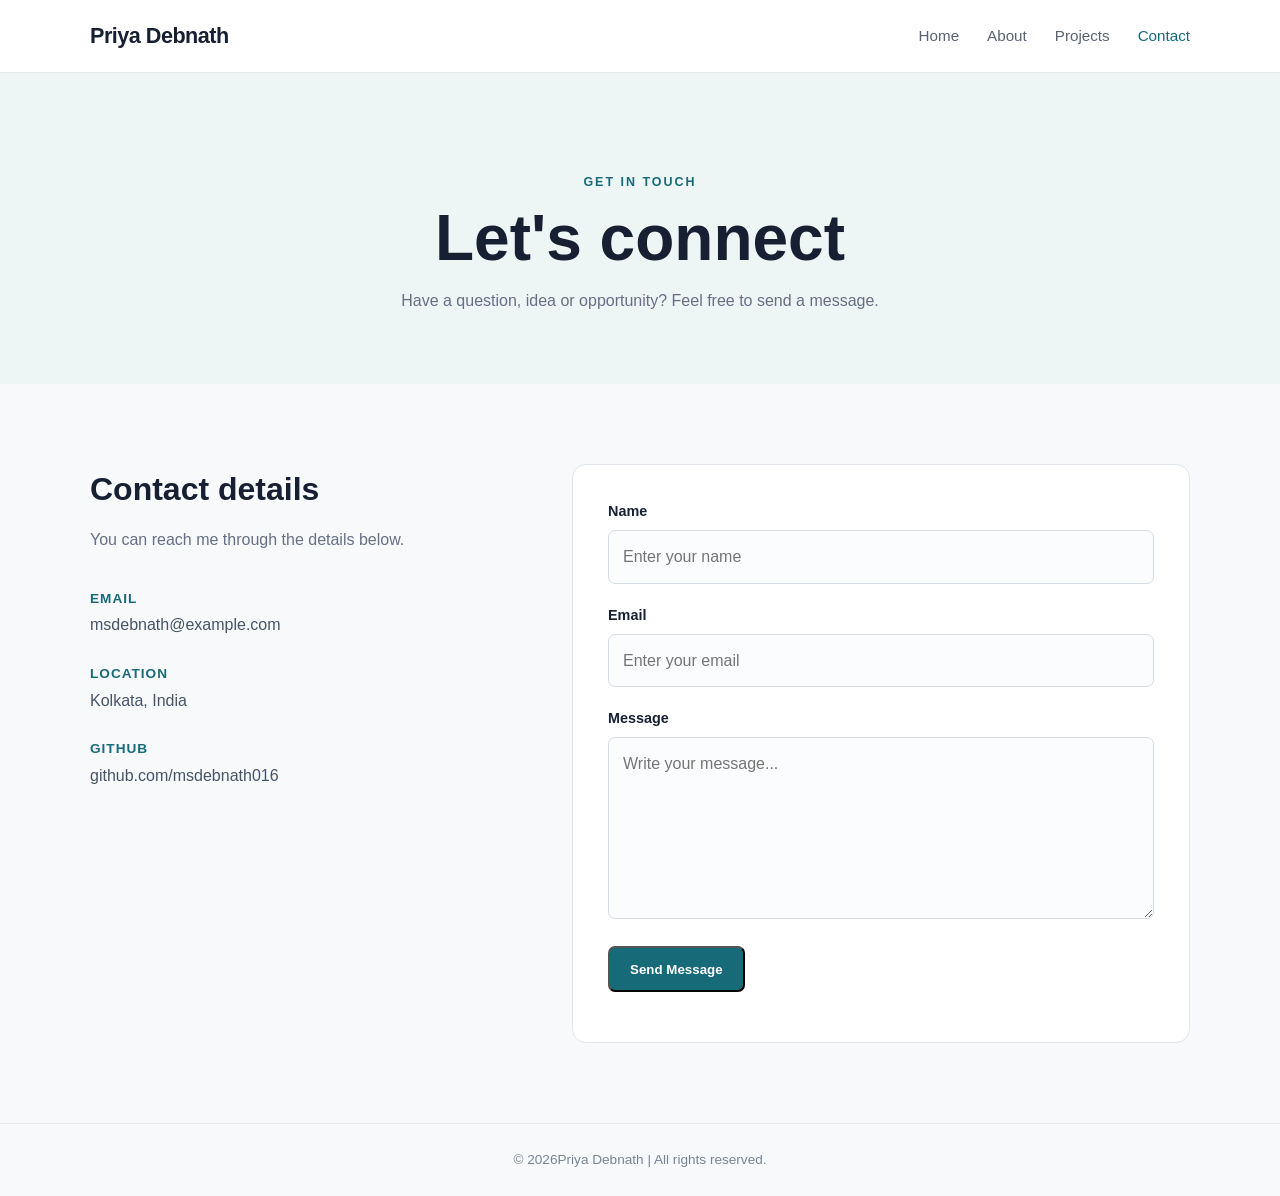
<file: Task 4/Portfolio/contact.html>
<!DOCTYPE html>
<html lang="en">
<head>
    <meta charset="UTF-8">
    <meta name="viewport" content="width=device-width, initial-scale=1.0">
    <title>Contact | Priya Debnath</title>
    <link rel="stylesheet" href="style.css">
</head>
<body>
    <header class="site-header">
        <nav class="navbar">
            <a href="index.html" class="logo">Priya Debnath</a>
            <button class="menu-button" id="menuButton" aria-label="Open navigation menu">☰</button>
            <div class="nav-links" id="navLinks">
                <a href="index.html">Home</a>
                <a href="about.html">About</a>
                <a href="projects.html">Projects</a>
                <a href="contact.html" class="active">Contact</a>
            </div>
        </nav>
    </header>
    <main>
        <section class="page-header">
            <p class="eyebrow">GET IN TOUCH</p>
            <h1>Let's connect</h1>
            <p>Have a question, idea or opportunity? Feel free to send a message.</p>
        </section>
        <section class="section contact-layout">
            <div class="contact-info">
                <h2>Contact details</h2>
                <p>You can reach me through the details below.</p>
                <div class="contact-item">
                    <strong>Email</strong>
                    <a href="mailto:yourname@example.com">msdebnath@example.com</a>
                </div>
                <div class="contact-item">
                    <strong>Location</strong>
                    <span>Kolkata, India</span>
                </div>
                <div class="contact-item">
                    <strong>GitHub</strong>
                    <a href="https://github.com/msdebnath016" target="_blank">github.com/msdebnath016</a>
                </div>
            </div>
            <form class="contact-form" id="contactForm">
                <div class="form-group">
                    <label for="name">Name</label>
                    <input type="text" id="name" name="name" placeholder="Enter your name" required>
                </div>
                <div class="form-group">
                    <label for="email">Email</label>
                    <input type="email" id="email" name="email" placeholder="Enter your email" required>
                </div>
                <div class="form-group">
                    <label for="message">Message</label>
                    <textarea id="message" name="message" rows="6" placeholder="Write your message..." required></textarea>
                </div>
                <button type="submit" class="button primary-button">Send Message</button>
                <p id="formMessage" class="form-message"></p>
            </form>
        </section>
    </main>
    <footer class="site-footer">
        <p>© <span id="year"></span>Priya Debnath | All rights reserved.</p>
    </footer>
    <script src="script.js"></script>
</body>
</html>
</file>
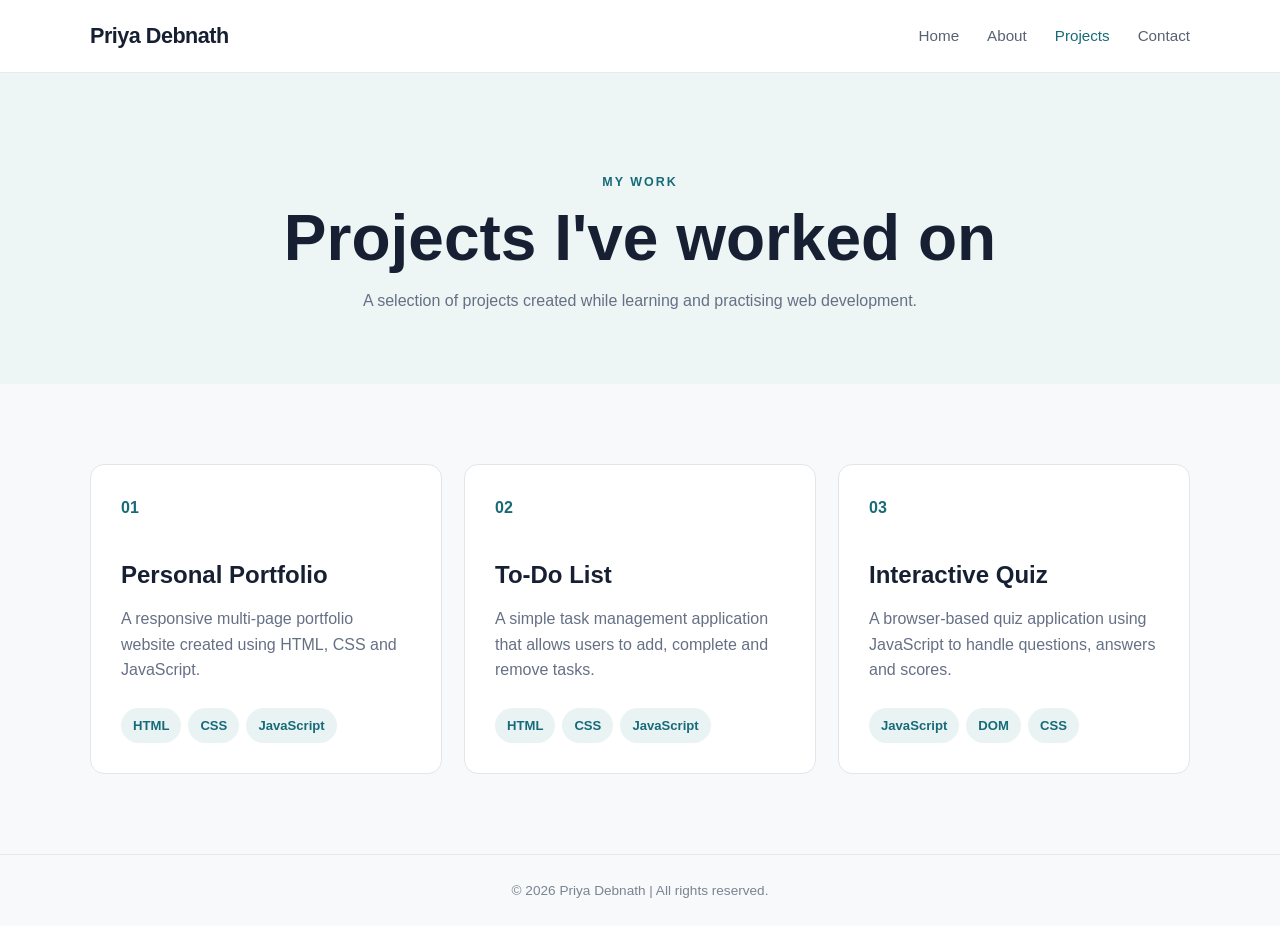
<file: Task 4/Portfolio/projects.html>
<!DOCTYPE html>
<html lang="en">
<head>
    <meta charset="UTF-8">
    <meta name="viewport" content="width=device-width, initial-scale=1.0">
    <title>Projects | Priya Debnath</title>
    <link rel="stylesheet" href="style.css">
</head>
<body>
    <header class="site-header">
        <nav class="navbar">
            <a href="index.html" class="logo">Priya Debnath</a>
            <button class="menu-button" id="menuButton" aria-label="Open navigation menu">☰</button>
            <div class="nav-links" id="navLinks">
                <a href="index.html">Home</a>
                <a href="about.html">About</a>
                <a href="projects.html" class="active">Projects</a>
                <a href="contact.html">Contact</a>
            </div>
        </nav>
    </header>
    <main>
        <section class="page-header">
            <p class="eyebrow">MY WORK</p>
            <h1>Projects I've worked on</h1>
            <p>A selection of projects created while learning and practising web development.</p>
        </section>
        <section class="section">
            <div class="projects-grid">
                <article class="project-card">
                    <div class="project-number">01</div>
                    <h2>Personal Portfolio</h2>
                    <p>A responsive multi-page portfolio website created using HTML, CSS and JavaScript.</p>
                    <div class="project-tags">
                        <span>HTML</span>
                        <span>CSS</span>
                        <span>JavaScript</span>
                    </div>
                </article>
                <article class="project-card">
                    <div class="project-number">02</div>
                    <h2>To-Do List</h2>
                    <p>A simple task management application that allows users to add, complete and remove tasks.</p>
                    <div class="project-tags">
                        <span>HTML</span>
                        <span>CSS</span>
                        <span>JavaScript</span>
                    </div>
                </article>
                <article class="project-card">
                    <div class="project-number">03</div>
                    <h2>Interactive Quiz</h2>
                    <p>A browser-based quiz application using JavaScript to handle questions, answers and scores.</p>
                    <div class="project-tags">
                        <span>JavaScript</span>
                        <span>DOM</span>
                        <span>CSS</span>
                    </div>
                </article>
            </div>
        </section>
    </main>
    <footer class="site-footer">
        <p>© <span id="year"></span> Priya Debnath | All rights reserved.</p>
    </footer>
    <script src="script.js"></script>
</body>
</html>
</file>
<file: style.css>
* {
    margin: 0;
    padding: 0;
    box-sizing: border-box;
}

body {
    font-family: Arial, sans-serif;
    background-color: #f4f6f8;
    color: #222;
    min-height: 100vh;
}

.container {
    width: 90%;
    max-width: 1100px;
    margin: auto;
}


.header {
    background-color: #17324d;
    color: white;
    text-align: center;
    padding: 40px 20px;
}

.header h1 {
    font-size: 2.3rem;
    margin-bottom: 8px;
}

.header p {
    font-size: 1rem;
    opacity: 0.9;
}


main {
    padding: 40px 0;
}


.controls {
    background-color: white;
    padding: 25px;
    border-radius: 10px;
    display: grid;
    grid-template-columns: repeat(3, 1fr) auto;
    gap: 20px;
    align-items: end;
    margin-bottom: 35px;
    box-shadow: 0 4px 12px rgba(0, 0, 0, 0.08);
}

.filter-group label {
    display: block;
    font-weight: bold;
    margin-bottom: 8px;
    color: #17324d;
}

.filter-group select {
    width: 100%;
    padding: 11px;
    border: 1px solid #ccd2d8;
    border-radius: 6px;
    background-color: white;
    font-size: 0.95rem;
    cursor: pointer;
}

.filter-group select:focus {
    outline: none;
    border-color: #17324d;
}

.reset-btn {
    padding: 11px 18px;
    border: none;
    border-radius: 6px;
    background-color: #17324d;
    color: white;
    cursor: pointer;
    font-size: 0.95rem;
}

.reset-btn:hover {
    background-color: #245477;
}


.section-header {
    display: flex;
    justify-content: space-between;
    align-items: center;
    margin-bottom: 20px;
}

.section-header h2 {
    color: #17324d;
}

#productCount {
    color: #666;
    font-size: 0.95rem;
}


.product-grid {
    display: grid;
    grid-template-columns: repeat(3, 1fr);
    gap: 22px;
}


.product-card {
    background-color: white;
    border-radius: 10px;
    overflow: hidden;
    box-shadow: 0 4px 12px rgba(0, 0, 0, 0.08);
    transition: transform 0.2s ease;
}

.product-card:hover {
    transform: translateY(-4px);
}

.product-image {
    height: 180px;
    display: flex;
    justify-content: center;
    align-items: center;
    background-color: #e9eef2;
    font-size: 4rem;
}

.product-info {
    padding: 20px;
}

.product-category {
    display: inline-block;
    font-size: 0.75rem;
    text-transform: uppercase;
    color: #666;
    margin-bottom: 8px;
}

.product-info h3 {
    color: #17324d;
    margin-bottom: 10px;
}

.product-description {
    color: #666;
    font-size: 0.9rem;
    line-height: 1.5;
    margin-bottom: 15px;
}

.product-bottom {
    display: flex;
    justify-content: space-between;
    align-items: center;
}

.product-price {
    font-size: 1.2rem;
    font-weight: bold;
    color: #17324d;
}

.product-rating {
    font-size: 0.9rem;
    color: #555;
}


.no-products {
    display: none;
    text-align: center;
    padding: 40px;
    color: #777;
    background-color: white;
    border-radius: 10px;
}


footer {
    background-color: #17324d;
    color: white;
    text-align: center;
    padding: 20px;
    margin-top: 30px;
}


@media (max-width: 850px) {
    .controls {
        grid-template-columns: repeat(2, 1fr);
    }

    .product-grid {
        grid-template-columns: repeat(2, 1fr);
    }

    .reset-btn {
        width: 100%;
    }
}


@media (max-width: 600px) {
    .header h1 {
        font-size: 1.8rem;
    }

    .controls {
        grid-template-columns: 1fr;
    }

    .product-grid {
        grid-template-columns: 1fr;
    }

    .section-header {
        flex-direction: column;
        align-items: flex-start;
        gap: 8px;
    }
}
</file>
<file: Task 1/style.css>
*{
    margin:0;
    padding:0;
    box-sizing:border-box;
    font-family:Arial,sans-serif;
}

body {
    background:#f5f5f5;
    color:#333;
}

header {
    background:#bc4749;
    color:white;
    text-align:center;
    padding:30px;
}

nav {
    margin-top:20px;
}

nav a {
    color:white;
    text-decoration:none;
    margin:15px;
}

section {
    width:80%;
    margin:40px auto;
    background:white;
    padding:30px;
    border-radius:10px;
    box-shadow:0 0 10px rgba(0,0,0,.1);
}

img {
    width:180px;
    display:block;
    margin:auto;
    border-radius:50%;
}

h2 {
    margin:20px 0;
}

ul {
    margin-left:20px;
}

button {
    margin-top:20px;
    padding:12px 25px;
    background:#f2e8cf;
    color:black;
    border:none;
    border-radius:5px;
    cursor:pointer;
}

button:hover {
    background:#bb9457;
    color:white;
}

footer {
    text-align:center;
    background:#bc4749;
    color:white;
    padding:20px;
}
</file>
<file: Task 2/Step 1-2 - Contact Form/style.css>
* {
    margin: 0;
    padding: 0;
    box-sizing: border-box;
}

body {
    font-family: Arial, sans-serif;
    background: linear-gradient(
        135deg,
        #e0f2f1,
        #dbeafe
    );
    min-height: 100vh;
    display: flex;
    justify-content: center;
    align-items: center;
    padding: 30px;
}

.container {
    width: 100%;
    max-width: 650px;
}

.contact-box {
    background-color: white;
    padding: 40px;
    border-radius: 15px;
    box-shadow:
        0 10px 30px rgba(0, 0, 0, 0.12);
}

h1 {
    text-align: center;
    color: #173b63;
    margin-bottom: 10px;
    font-size: 34px;
}

.intro {
    text-align: center;
    color: #6b7280;
    margin-bottom: 30px;
    line-height: 1.6;
}

.form-group {
    margin-bottom: 20px;
}

label {
    display: block;
    margin-bottom: 8px;
    color: #374151;
    font-weight: bold;
}

input,
textarea {
    width: 100%;
    padding: 13px;
    border: 1px solid #d1d5db;
    border-radius: 7px;
    font-size: 15px;
    font-family: Arial, sans-serif;
    outline: none;
    transition: 0.3s;
}

input:focus,
textarea:focus {
    border-color: #00a896;
    box-shadow:
        0 0 0 3px rgba(0, 168, 150, 0.12);
}

textarea {
    resize: vertical;
}

.form-group span {
    display: block;
    color: #dc2626;
    font-size: 13px;
    margin-top: 5px;
    min-height: 18px;
}

button {
    width: 100%;
    padding: 14px;
    border: none;
    border-radius: 7px;
    background-color: #173b63;
    color: white;
    font-size: 16px;
    font-weight: bold;
    cursor: pointer;
    transition: 0.3s;
}


button:hover {
    background-color: #00a896;
    transform: translateY(-2px);
}

@media (max-width: 600px) {
    body {
        padding: 15px;
    }
    .contact-box {
        padding: 25px;
    }
    h1 {
        font-size: 28px;
    }
}
</file>
<file: Task 2/Step 3 - Responsive Layout/style.css>
* {
    margin: 0;
    padding: 0;
    box-sizing: border-box;
}

body {
    font-family: Arial, sans-serif;
    background-color: #f4f7fb;
    color: #1f2937;
    line-height: 1.6;
}

header {
    display: flex;
    justify-content: space-between;
    align-items: center;
    padding: 20px 8%;
    background-color: #173b63;
    color: white;
}

.logo {
    font-size: 25px;
    font-weight: bold;
}

nav {
    display: flex;
    gap: 30px;
}


nav a {
    color: white;
    text-decoration: none;
    font-weight: bold;
    transition: 0.3s;
}


nav a:hover {
    color: #80cbc4;
}


.hero {
    min-height: 420px;
    display: flex;
    align-items: center;
    justify-content: center;
    text-align: center;
    padding: 60px 8%;
    background:
        linear-gradient(
            135deg,
            #173b63,
            #00a896
        );
    color: white;
}


.hero-content {
    max-width: 750px;
}


.tagline {
    letter-spacing: 3px;
    font-size: 14px;
    margin-bottom: 15px;
}


.hero h1 {
    font-size: 50px;
    line-height: 1.15;
    margin-bottom: 20px;
}


.hero p:not(.tagline) {
    font-size: 18px;
}


main {
    width: 85%;
    max-width: 1200px;
    margin: 70px auto;
}


.section-title {
    text-align: center;
    margin-bottom: 40px;
}


.section-title p {
    color: #00a896;
    font-size: 14px;
    font-weight: bold;
    letter-spacing: 2px;
}


.section-title h2 {
    color: #173b63;
    font-size: 35px;
}


.card-container {
    display: grid;
    grid-template-columns:
        repeat(4, 1fr);
    gap: 25px;
}


.card {
    background-color: white;
    padding: 30px;
    border-radius: 12px;
    text-align: center;
    box-shadow:
        0 5px 20px
        rgba(0, 0, 0, 0.08);
    transition: 0.3s;
}

.card:hover {
    transform: translateY(-6px);
}

.icon {
    font-size: 40px;
    margin-bottom: 15px;
}

.card h3 {
    color: #173b63;
    margin-bottom: 10px;
}
.card p {
    color: #6b7280;
    font-size: 15px;
}

footer {
    text-align: center;
    padding: 35px;
    background-color: #173b63;
    color: white;
}
footer h3 {
    font-size: 23px;
    margin-bottom: 8px;
}
footer p {
    color: #dbeafe;
}
.copyright {
    margin-top: 12px;
    font-size: 13px;
}

/* TABLET MEDIA QUERY */

@media (max-width: 900px) {
    .card-container {
        grid-template-columns:
            repeat(2, 1fr);
    }
    .hero h1 {
        font-size: 42px;
    }
}

/* MOBILE MEDIA QUERY */
@media (max-width: 600px) {
    header {
        flex-direction: column;
        gap: 15px;
        padding: 20px;
    }
    nav {
        gap: 15px;
        flex-wrap: wrap;
        justify-content: center;
    }
    .hero {
        padding: 50px 20px;
        min-height: 380px;
    }
    .hero h1 {
        font-size: 35px;
    }
    .hero p:not(.tagline) {
        font-size: 16px;
    }
    .card-container {
        grid-template-columns: 1fr;
    }
    main {
        width: 92%;
        margin: 50px auto;
    }
    .section-title h2 {
        font-size: 30px;
    }
}
</file>
<file: Task 2/Step 4 - To Do List/style.css>
* {
    margin: 0;
    padding: 0;
    box-sizing: border-box;
}

body {
    font-family: Arial, sans-serif;
    min-height: 100vh;
    display: flex;
    justify-content: center;
    align-items: center;
    padding: 25px;
    background:
        linear-gradient(
            135deg,
            #e0f2f1,
            #dbeafe
        );
    color: #1f2937;
}

.container {
    width: 100%;
    max-width: 650px;
}

.todo-box {
    background-color: white;
    padding: 40px;
    border-radius: 16px;
    box-shadow:
        0 10px 30px
        rgba(0, 0, 0, 0.12);
}

.heading {
    text-align: center;
    margin-bottom: 30px;
}

.subtitle {
    color: #00a896;
    font-size: 13px;
    font-weight: bold;
    letter-spacing: 2px;
    margin-bottom: 8px;
}

h1 {
    color: #173b63;
    font-size: 36px;
    margin-bottom: 10px;
}

.heading p:last-child {
    color: #6b7280;
    line-height: 1.6;
}

.task-input {
    display: flex;
    gap: 10px;
    margin-bottom: 25px;
}


#taskInput {
    flex: 1;
    padding: 14px;
    border: 1px solid #d1d5db;
    border-radius: 7px;
    outline: none;
    font-size: 15px;
}


#taskInput:focus {
    border-color: #00a896;
    box-shadow:
        0 0 0 3px
        rgba(0, 168, 150, 0.12);
}


#addTaskBtn {
    padding: 0 20px;
    border: none;
    border-radius: 7px;
    background-color: #173b63;
    color: white;
    font-size: 15px;
    font-weight: bold;
    cursor: pointer;
    transition: 0.3s;
}


#addTaskBtn:hover {
    background-color: #00a896;
}


#taskList {
    list-style: none;
}


.task-item {
    display: flex;
    align-items: center;
    justify-content: space-between;
    gap: 15px;
    padding: 14px;
    margin-bottom: 10px;
    background-color: #f4f7fb;
    border-left: 4px solid #00a896;
    border-radius: 7px;
    animation: appear 0.25s ease;
}


.task-text {
    flex: 1;
    word-break: break-word;
    cursor: pointer;
}


.task-text.completed {
    text-decoration: line-through;
    color: #9ca3af;
}


.task-actions {
    display: flex;
    gap: 7px;
}


.complete-btn,
.delete-btn {
    border: none;
    padding: 8px 11px;
    border-radius: 5px;
    color: white;
    cursor: pointer;
    font-size: 13px;
}


.complete-btn {
    background-color: #00a896;
}


.delete-btn {
    background-color: #dc2626;
}


.complete-btn:hover {
    opacity: 0.85;
}


.delete-btn:hover {
    opacity: 0.85;
}


#emptyMessage {
    text-align: center;
    color: #9ca3af;
    padding: 20px 0;
}


@keyframes appear {
    from {
        opacity: 0;
        transform: translateY(-5px);
    }
    to {
        opacity: 1;
        transform: translateY(0);
    }
}


@media (max-width: 600px) {
    body {
        padding: 15px;
    }
    .todo-box {
        padding: 25px;
    }
    h1 {
        font-size: 30px;
    }
    .task-input {
        flex-direction: column;
    }
    #addTaskBtn {
        padding: 13px;
    }
    .task-item {
        align-items: flex-start;
        flex-direction: column;
    }
    .task-actions {
        width: 100%;
    }
    .complete-btn,
    .delete-btn {
        flex: 1;
    }
}
</file>
<file: Task 3/API-Data/style.css>
* {
    margin: 0;
    padding: 0;
    box-sizing: border-box;
}

body {
    min-height: 100vh;
    display: flex;
    justify-content: center;
    align-items: center;
    padding: 30px 20px;
    font-family: Arial, Helvetica, sans-serif;
    background:
        linear-gradient(135deg, #e8f7f5, #eef0ff);
    color: #172033;
}

.container {
    width: min(750px, 100%);
}

.header {
    text-align: center;
    margin-bottom: 30px;
}

.label {
    display: inline-block;
    margin-bottom: 10px;
    color: #126e82;
    font-size: 0.75rem;
    font-weight: 800;
    letter-spacing: 2px;
}

.header h1 {
    margin-bottom: 12px;
    font-size: clamp(2rem, 5vw, 3rem);
}

.header p {
    color: #697386;
    line-height: 1.6;
}

.joke-card {
    padding: 40px;
    text-align: center;
    background: #ffffff;
    border: 1px solid #e1e6ec;
    border-radius: 18px;
    box-shadow:
        0 20px 50px rgba(30, 45, 70, 0.1);
}

.card-icon {
    width: 65px;
    height: 65px;
    margin: 0 auto 20px;
    display: flex;
    justify-content: center;
    align-items: center;
    border-radius: 50%;
    background: #e6f5f3;
    color: #126e82;
    font-size: 2rem;
}

.joke-card h2 {
    margin-bottom: 20px;
    font-size: 1.5rem;
}

.joke-content {
    min-height: 100px;
    display: flex;
    justify-content: center;
    align-items: center;
    padding: 20px;
    margin-bottom: 20px;
    border-radius: 12px;
    background: #f5f8fa;
}

.joke-content p {
    max-width: 580px;
    color: #39455a;
    font-size: 1.1rem;
    line-height: 1.7;
}

.joke-button {
    padding: 14px 28px;
    border: none;
    border-radius: 8px;
    background: #126e82;
    color: #ffffff;
    font-size: 1rem;
    font-weight: 700;
    cursor: pointer;
    transition:
        background 0.3s ease,
        transform 0.2s ease;
}

.joke-button:hover {
    background: #0d5363;
    transform: translateY(-2px);
}

.joke-button:disabled {
    opacity: 0.6;
    cursor: not-allowed;
    transform: none;
}

.loading {
    margin-bottom: 15px;
    color: #126e82;
    font-weight: 700;
}

.error {
    margin-bottom: 15px;
    color: #c03939;
    font-weight: 700;
}

.hidden {
    display: none;
}

.info {
    display: grid;
    grid-template-columns:
        repeat(3, 1fr);
    gap: 15px;
    margin-top: 20px;
}

.info-box {
    padding: 18px;
    display: flex;
    flex-direction: column;
    gap: 6px;
    text-align: center;
    background: #ffffff;
    border: 1px solid #e1e6ec;
    border-radius: 10px;
}

.info-box strong {
    color: #126e82;
    font-size: 0.85rem;
    text-transform: uppercase;
}

.info-box span {
    color: #697386;
    font-size: 0.85rem;
}

footer {
    margin-top: 25px;
    text-align: center;
    color: #7a8495;
    font-size: 0.85rem;
}

@media (max-width: 600px) {
    body {
        padding: 25px 15px;
    }
    .joke-card {
        padding: 28px 20px;
    }
    .info {
        grid-template-columns: 1fr;
    }
    .joke-content p {
        font-size: 1rem;
    }
}
</file>
<file: Task 3/Interactive-Quiz/style.css>
* {
    margin: 0;
    padding: 0;
    box-sizing: border-box;
}

body {
    min-height: 100vh;
    display: flex;
    justify-content: center;
    align-items: center;
    padding: 40px 20px;
    font-family: Arial, Helvetica, sans-serif;
    background:
        linear-gradient(135deg, #e7f7f6, #eef1ff);
    color: #172033;
}

.quiz-container {
    width: min(700px, 100%);
}

.quiz-header {
    margin-bottom: 28px;
    text-align: center;
}

.quiz-label {
    display: inline-block;
    margin-bottom: 10px;
    font-size: 0.75rem;
    font-weight: 800;
    letter-spacing: 2px;
    color: #126e82;
}

.quiz-header h1 {
    margin-bottom: 10px;
    font-size: clamp(2rem, 5vw, 3rem);
}

.quiz-header p {
    color: #697386;
    font-size: 1rem;
}

.quiz-card,
.result-card {
    padding: 35px;
    background: #ffffff;
    border: 1px solid #e2e7ee;
    border-radius: 16px;
    box-shadow: 0 20px 50px rgba(30, 45, 70, 0.1);
}

.quiz-top {
    display: flex;
    justify-content: space-between;
    align-items: center;
    margin-bottom: 15px;
    color: #697386;
    font-size: 0.9rem;
    font-weight: 700;
}

.progress-container {
    width: 100%;
    height: 7px;
    margin-bottom: 35px;
    overflow: hidden;
    border-radius: 20px;
    background: #e8edf2;
}

.progress-bar {
    width: 20%;
    height: 100%;
    border-radius: inherit;
    background: #126e82;
    transition: width 0.3s ease;
}

.quiz-card h2 {
    margin-bottom: 25px;
    font-size: 1.45rem;
    line-height: 1.4;
}

.options {
    display: grid;
    gap: 12px;
}

.option {
    width: 100%;
    padding: 15px 18px;
    text-align: left;
    border: 2px solid #e2e7ee;
    border-radius: 9px;
    background: #ffffff;
    color: #263247;
    font-size: 1rem;
    font-weight: 600;
    cursor: pointer;
    transition:
        border-color 0.2s ease,
        background 0.2s ease,
        transform 0.2s ease;
}

.option:hover:not(:disabled) {
    border-color: #126e82;
    transform: translateX(3px);
}

.option.correct {
    border-color: #258a57;
    background: #e7f7ee;
    color: #17663d;
}

.option.incorrect {
    border-color: #c94c4c;
    background: #fdeaea;
    color: #9c3030;
}

.option:disabled {
    cursor: not-allowed;
}

.feedback {
    min-height: 28px;
    margin: 18px 0 5px;
    font-size: 0.95rem;
    font-weight: 700;
}

.feedback.correct-text {
    color: #258a57;
}

.feedback.incorrect-text {
    color: #c03939;
}

.next-button,
.restart-button {
    width: 100%;
    margin-top: 15px;
    padding: 14px 20px;
    border: none;
    border-radius: 8px;
    background: #126e82;
    color: #ffffff;
    font-size: 1rem;
    font-weight: 700;
    cursor: pointer;
    transition:
        background 0.3s ease,
        transform 0.2s ease;
}

.next-button:hover:not(:disabled),
.restart-button:hover {
    background: #0d5363;
    transform: translateY(-2px);
}

.next-button:disabled {
    opacity: 0.45;
    cursor: not-allowed;
}

.result-card {
    text-align: center;
}

.result-icon {
    width: 65px;
    height: 65px;
    margin: 0 auto 20px;
    display: flex;
    justify-content: center;
    align-items: center;
    border-radius: 50%;
    background: #e7f7ee;
    color: #258a57;
    font-size: 2rem;
    font-weight: 800;
}

.result-card h2 {
    margin-top: 8px;
    font-size: 1.8rem;
}

.final-score {
    margin: 20px 0;
    font-size: 3.5rem;
    font-weight: 800;
    color: #126e82;
}

.result-card p {
    color: #697386;
}

.hidden {
    display: none;
}

footer {
    margin-top: 25px;
    text-align: center;
    color: #7a8495;
    font-size: 0.85rem;
}

@media (max-width: 600px) {

    body {
        padding: 25px 15px;
    }

    .quiz-card,
    .result-card {
        padding: 25px 20px;
    }

    .quiz-top {
        font-size: 0.8rem;
    }

    .quiz-card h2 {
        font-size: 1.2rem;
    }

    .option {
        padding: 13px 15px;
    }

    .final-score {
        font-size: 3rem;
    }
}
</file>
<file: Task 3/Responsive-Design/style.css>
* {
    margin: 0;
    padding: 0;
    box-sizing: border-box;
}

html {
    scroll-behavior: smooth;
}

body {
    font-family: Arial, Helvetica, sans-serif;
    line-height: 1.6;
    background: #f6f8fb;
    color: #172033;
}

a {
    text-decoration: none;
}

ul {
    list-style: none;
}

.header {
    background: #ffffff;
    border-bottom: 1px solid #e7eaf0;
    position: sticky;
    top: 0;
    z-index: 1000;
}

.navbar {
    width: min(1120px, 92%);
    margin: auto;
    min-height: 72px;
    display: flex;
    justify-content: space-between;
    align-items: center;
}

.logo {
    font-size: 1.6rem;
    font-weight: 800;
    color: #126e82;
    letter-spacing: 0.5px;
}

.nav-links {
    display: flex;
    gap: 30px;
}

.nav-links a {
    color: #384255;
    font-size: 0.95rem;
    font-weight: 600;
    transition: color 0.3s ease;
}

.nav-links a:hover {
    color: #126e82;
}

.hero {
    min-height: 600px;
    padding: 80px 4%;
    display: flex;
    align-items: center;
    background:
        linear-gradient(135deg, #dff7f5, #eef3ff);
}

.hero-content {
    width: min(1120px, 92%);
    margin: auto;
}

.tagline {
    display: inline-block;
    margin-bottom: 18px;
    font-size: 0.8rem;
    font-weight: 800;
    letter-spacing: 2px;
    color: #126e82;
}

.hero h1 {
    max-width: 750px;
    margin-bottom: 22px;
    font-size: clamp(2.5rem, 6vw, 5rem);
    line-height: 1.05;
    color: #172033;
}

.hero p {
    max-width: 650px;
    margin-bottom: 32px;
    font-size: 1.1rem;
    color: #596477;
}

.hero-btn,
.cta-btn {
    display: inline-block;
    padding: 13px 24px;
    border-radius: 7px;
    background: #126e82;
    color: #ffffff;
    font-weight: 700;
    transition:
        transform 0.3s ease,
        background 0.3s ease;
}

.hero-btn:hover,
.cta-btn:hover {
    background: #0d5363;
    transform: translateY(-2px);
}

.services {
    width: min(1120px, 92%);
    margin: auto;
    padding: 90px 0;
}

.section-heading {
    text-align: center;
    margin-bottom: 45px;
}

.section-heading span,
.about-content > span {
    font-size: 0.8rem;
    font-weight: 800;
    letter-spacing: 2px;
    color: #126e82;
}

.section-heading h2,
.about-content h2,
.cta h2 {
    margin: 8px 0 12px;
    font-size: 2.3rem;
}

.section-heading p {
    color: #697386;
}

.service-grid {
    display: grid;
    grid-template-columns: repeat(4, 1fr);
    gap: 22px;
}

.service-card {
    padding: 30px 24px;
    background: #ffffff;
    border: 1px solid #e7eaf0;
    border-radius: 12px;
    transition:
        transform 0.3s ease,
        box-shadow 0.3s ease;
}

.service-card:hover {
    transform: translateY(-6px);
    box-shadow: 0 15px 35px rgba(30, 45, 70, 0.1);
}

.icon {
    width: 48px;
    height: 48px;
    margin-bottom: 20px;
    display: flex;
    align-items: center;
    justify-content: center;
    border-radius: 10px;
    background: #dff7f5;
    color: #126e82;
    font-weight: 800;
}

.service-card h3 {
    margin-bottom: 10px;
    font-size: 1.15rem;
}

.service-card p {
    color: #697386;
    font-size: 0.95rem;
}

.about {
    padding: 90px 4%;
    display: grid;
    grid-template-columns: 1.5fr 1fr;
    gap: 60px;
    align-items: center;
    background: #172033;
    color: #ffffff;
}

.about-content {
    width: min(650px, 100%);
    justify-self: end;
}

.about-content h2 {
    color: #ffffff;
}

.about-content p {
    margin-top: 15px;
    color: #c5ccd8;
}

.about-box {
    width: min(280px, 100%);
    padding: 45px 30px;
    display: flex;
    flex-direction: column;
    align-items: center;
    border: 1px solid #425069;
    border-radius: 15px;
}

.about-box strong {
    font-size: 4rem;
    line-height: 1;
    color: #ffffff;
}

.about-box span {
    margin-top: 12px;
    color: #c5ccd8;
}

.cta {
    width: min(800px, 92%);
    margin: auto;
    padding: 90px 0;
    text-align: center;
}

.cta h2 {
    font-size: 2.2rem;
}

.cta p {
    max-width: 600px;
    margin: 0 auto 28px;
    color: #697386;
}

.footer {
    padding: 25px;
    text-align: center;
    background: #ffffff;
    border-top: 1px solid #e7eaf0;
    color: #697386;
    font-size: 0.9rem;
}

@media (max-width: 1024px) {

    .navbar {
        min-height: 65px;
    }

    .hero {
        min-height: 520px;
    }

    .hero h1 {
        max-width: 650px;
    }

    .service-grid {
        grid-template-columns: repeat(2, 1fr);
    }

    .about {
        grid-template-columns: 1fr 1fr;
        gap: 40px;
    }
}

@media (max-width: 767px) {

    .navbar {
        flex-direction: column;
        padding: 18px 0;
        gap: 14px;
    }

    .nav-links {
        width: 100%;
        justify-content: center;
        gap: 18px;
        flex-wrap: wrap;
    }

    .nav-links a {
        font-size: 0.85rem;
    }

    .hero {
        min-height: auto;
        padding: 80px 0;
        text-align: center;
    }

    .hero-content {
        width: 92%;
    }

    .hero h1 {
        font-size: 2.6rem;
    }

    .hero p {
        font-size: 1rem;
    }

    .services {
        padding: 65px 0;
    }

    .section-heading h2,
    .about-content h2,
    .cta h2 {
        font-size: 1.9rem;
    }

    .service-grid {
        grid-template-columns: 1fr;
    }

    .service-card {
        padding: 25px 22px;
    }

    .about {
        padding: 65px 4%;
        grid-template-columns: 1fr;
        text-align: center;
    }

    .about-content {
        justify-self: center;
    }

    .about-box {
        margin: auto;
    }

    .cta {
        padding: 65px 0;
    }
}

@media (max-width: 480px) {

    .hero h1 {
        font-size: 2.2rem;
    }

    .nav-links {
        gap: 12px;
    }

    .nav-links a {
        font-size: 0.78rem;
    }

    .hero-btn,
    .cta-btn {
        width: 100%;
        text-align: center;
    }

    .about-box strong {
        font-size: 3.2rem;
    }
}
</file>
<file: Task 4/Note-Taking-App/style.css>
* {
    margin: 0;
    padding: 0;
    box-sizing: border-box;
}

body {
    font-family: Arial, sans-serif;
    background-color: #f4f6f8;
    color: #222;
    min-height: 100vh;
}

.container {
    width: 90%;
    max-width: 1000px;
    margin: auto;
}

.header {
    background-color: #17324d;
    color: white;
    text-align: center;
    padding: 35px 20px;
}

.header h1 {
    font-size: 2.2rem;
    margin-bottom: 8px;
}

.header p {
    font-size: 1rem;
    opacity: 0.9;
}

main {
    padding: 40px 0;
}

.note-editor,
.notes-section {
    background-color: white;
    padding: 25px;
    border-radius: 10px;
    margin-bottom: 30px;
    box-shadow: 0 4px 12px rgba(0, 0, 0, 0.08);
}

.note-editor h2,
.notes-section h2 {
    margin-bottom: 20px;
    color: #17324d;
}

.form-group {
    margin-bottom: 18px;
}

.form-group label {
    display: block;
    font-weight: bold;
    margin-bottom: 7px;
}

.form-group input,
.form-group textarea {
    width: 100%;
    padding: 12px;
    border: 1px solid #ccd2d8;
    border-radius: 6px;
    font-size: 1rem;
    font-family: inherit;
    outline: none;
}

.form-group input:focus,
.form-group textarea:focus {
    border-color: #17324d;
}

.form-group textarea {
    resize: vertical;
}

.save-btn {
    border: none;
    background-color: #17324d;
    color: white;
    padding: 12px 22px;
    border-radius: 6px;
    cursor: pointer;
    font-size: 1rem;
}

.save-btn:hover {
    background-color: #245477;
}

.section-heading {
    display: flex;
    justify-content: space-between;
    align-items: center;
    margin-bottom: 20px;
}

.section-heading h2 {
    margin-bottom: 0;
}

#noteCount {
    color: #666;
    font-size: 0.9rem;
}

.notes-container {
    display: grid;
    grid-template-columns: repeat(auto-fit, minmax(250px, 1fr));
    gap: 20px;
}

.note-card {
    border: 1px solid #e0e4e8;
    border-radius: 8px;
    padding: 18px;
    background-color: #fafafa;
}

.note-card h3 {
    color: #17324d;
    margin-bottom: 10px;
    word-break: break-word;
}

.note-card p {
    color: #555;
    line-height: 1.5;
    white-space: pre-wrap;
    word-break: break-word;
}

.note-actions {
    display: flex;
    gap: 8px;
    margin-top: 15px;
}

.note-actions button {
    border: none;
    padding: 8px 14px;
    border-radius: 5px;
    cursor: pointer;
    font-size: 0.9rem;
}

.edit-btn {
    background-color: #e6eef5;
    color: #17324d;
}

.delete-btn {
    background-color: #f5dddd;
    color: #a32929;
}

.empty-message {
    text-align: center;
    color: #777;
    padding: 25px;
    grid-column: 1 / -1;
}

footer {
    text-align: center;
    padding: 20px;
    background-color: #17324d;
    color: white;
    margin-top: 20px;
}

@media (max-width: 600px) {
    .header h1 {
        font-size: 1.8rem;
    }

    .note-editor,
    .notes-section {
        padding: 20px;
    }

    .section-heading {
        align-items: flex-start;
        gap: 10px;
        flex-direction: column;
    }
}
</file>
<file: Task 4/Portfolio/style.css>
* {
    margin: 0;
    padding: 0;
    box-sizing: border-box;
}

html {
    scroll-behavior: smooth;
}

body {
    min-height: 100vh;
    font-family: Arial, Helvetica, sans-serif;
    line-height: 1.6;
    background: #f7f9fb;
    color: #172033;
}

a {
    color: inherit;
    text-decoration: none;
}


.site-header {
    position: sticky;
    top: 0;
    z-index: 100;
    background: rgba(255, 255, 255, 0.96);
    border-bottom: 1px solid #e6e9ed;
}

.navbar {
    width: min(1100px, 92%);
    min-height: 72px;
    margin: auto;
    display: flex;
    align-items: center;
    justify-content: space-between;
}

.logo {
    font-size: 1.35rem;
    font-weight: 800;
    letter-spacing: -0.5px;
}

.nav-links {
    display: flex;
    align-items: center;
    gap: 28px;
}

.nav-links a {
    padding: 8px 0;
    color: #596273;
    font-size: 0.95rem;
    transition: color 0.2s ease;
}

.nav-links a:hover,
.nav-links a.active {
    color: #176b78;
}

.menu-button {
    display: none;
    border: none;
    background: transparent;
    font-size: 1.5rem;
    cursor: pointer;
}


main {
    overflow: hidden;
}

.section {
    width: min(1100px, 92%);
    margin: auto;
    padding: 80px 0;
}

.eyebrow {
    margin-bottom: 10px;
    color: #176b78;
    font-size: 0.78rem;
    font-weight: 800;
    letter-spacing: 2px;
}


.hero {
    width: min(1100px, 92%);
    min-height: 650px;
    margin: auto;
    display: grid;
    grid-template-columns:
        1.4fr
        0.8fr;
    gap: 60px;
    align-items: center;
}

.hero h1 {
    max-width: 700px;
    margin-bottom: 20px;
    font-size: clamp(2.8rem, 7vw, 5.5rem);
    line-height: 1.02;
    letter-spacing: -3px;
}

.hero h1 span {
    display: block;
    color: #176b78;
}

.hero-description {
    max-width: 620px;
    margin-bottom: 30px;
    color: #667085;
    font-size: 1.08rem;
}

.hero-buttons {
    display: flex;
    flex-wrap: wrap;
    gap: 12px;
}


.button {
    display: inline-flex;
    justify-content: center;
    align-items: center;
    min-height: 46px;
    padding: 0 20px;
    border-radius: 7px;
    font-weight: 700;
    transition: transform 0.2s ease, background 0.2s ease;
}

.button:hover {
    transform: translateY(-2px);
}

.primary-button {
    background: #176b78;
    color: white;
}

.primary-button:hover {
    background: #10545f;
}

.secondary-button {
    background: white;
    border: 1px solid #d7dde4;
    color: #243044;
}


.hero-card {
    padding: 50px 30px;
    text-align: center;
    background: white;
    border: 1px solid #e1e6eb;
    border-radius: 16px;
    box-shadow:
        0 18px 45px rgba(31, 45, 61, 0.08);
}

.profile-circle {
    width: 120px;
    height: 120px;
    margin: 0 auto 25px;
    display: flex;
    align-items: center;
    justify-content: center;
    border-radius: 50%;
    background: #dceff0;
    color: #176b78;
    font-size: 2rem;
    font-weight: 800;
}

.profile-circle.large {
    width: 150px;
    height: 150px;
    font-size: 2.5rem;
}

.hero-card h2 {
    margin-bottom: 5px;
}

.hero-card p {
    color: #697586;
}


.intro-section {
    border-top: 1px solid #e5e9ee;
    display: grid;
    grid-template-columns: 1fr 1fr;
    gap: 50px;
    align-items: center;
}

.section-heading h2 {
    max-width: 500px;
    font-size: 2.2rem;
    line-height: 1.2;
}

.section-text {
    color: #667085;
    max-width: 600px;
}

.text-link {
    color: #176b78;
    font-weight: 700;
}


.page-header {
    padding: 100px 20px 70px;
    text-align: center;
    background: #eef5f5;
}

.page-header h1 {
    margin-bottom: 15px;
    font-size: clamp(2.2rem, 5vw, 4rem);
    line-height: 1.1;
}

.page-header p:last-child {
    color: #667085;
}


.about-layout {
    display: grid;
    grid-template-columns:
        0.7fr
        1.3fr;
    gap: 70px;
    align-items: start;
}

.about-card {
    padding: 40px 20px;
    text-align: center;
    background: white;
    border: 1px solid #e1e6eb;
    border-radius: 15px;
}

.about-card p {
    color: #697586;
}

.about-content h2 {
    margin-bottom: 15px;
    font-size: 1.8rem;
}

.about-content p {
    margin-bottom: 18px;
    color: #667085;
}

.sub-heading {
    margin-top: 35px;
}

.skills {
    display: flex;
    flex-wrap: wrap;
    gap: 10px;
}

.skills span,
.project-tags span {
    padding: 7px 12px;
    border-radius: 20px;
    background: #eaf3f4;
    color: #176b78;
    font-size: 0.82rem;
    font-weight: 700;
}


.projects-grid {
    display: grid;
    grid-template-columns: repeat(3, 1fr);
    gap: 22px;
}

.project-card {
    min-height: 300px;
    padding: 30px;
    display: flex;
    flex-direction: column;
    background: white;
    border: 1px solid #e1e6eb;
    border-radius: 14px;
    transition:
        transform 0.2s ease,
        box-shadow 0.2s ease;
}

.project-card:hover {
    transform: translateY(-5px);
    box-shadow:
        0 15px 35px rgba(31, 45, 61, 0.09);
}

.project-number {
    margin-bottom: 35px;
    color: #176b78;
    font-weight: 800;
}

.project-card h2 {
    margin-bottom: 12px;
}

.project-card p {
    margin-bottom: 25px;
    color: #667085;
}

.project-tags {
    display: flex;
    flex-wrap: wrap;
    gap: 7px;
    margin-top: auto;
}


.contact-layout {
    display: grid;
    grid-template-columns:
        0.8fr
        1.2fr;
    gap: 70px;
}

.contact-info h2 {
    margin-bottom: 12px;
    font-size: 2rem;
}

.contact-info > p {
    margin-bottom: 35px;
    color: #667085;
}

.contact-item {
    margin-bottom: 25px;
    display: flex;
    flex-direction: column;
    gap: 3px;
}

.contact-item strong {
    font-size: 0.85rem;
    color: #176b78;
    text-transform: uppercase;
    letter-spacing: 1px;
}

.contact-item span,
.contact-item a {
    color: #475467;
}

.contact-item a:hover {
    color: #176b78;
}


.contact-form {
    padding: 35px;
    background: white;
    border: 1px solid #e1e6eb;
    border-radius: 14px;
}

.form-group {
    margin-bottom: 20px;
}

.form-group label {
    display: block;
    margin-bottom: 7px;
    font-weight: 700;
    font-size: 0.9rem;
}

.form-group input,
.form-group textarea {
    width: 100%;
    padding: 13px 14px;
    border: 1px solid #d6dce3;
    border-radius: 7px;
    background: #fbfcfd;
    font: inherit;
    outline: none;
}

.form-group input:focus,
.form-group textarea:focus {
    border-color: #176b78;
    background: white;
}

.form-group textarea {
    resize: vertical;
}

.form-message {
    margin-top: 15px;
    color: #176b78;
    font-weight: 700;
}


.site-footer {
    padding: 25px 20px;
    text-align: center;
    border-top: 1px solid #e5e9ee;
    color: #7a8492;
    font-size: 0.85rem;
}


@media (max-width: 800px) {

    .menu-button {
        display: block;
    }

    .nav-links {
        position: absolute;
        top: 72px;
        left: 0;
        right: 0;
        display: none;
        flex-direction: column;
        align-items: stretch;
        gap: 0;
        padding: 10px 4%;
        background: white;
        border-bottom: 1px solid #e6e9ed;
    }

    .nav-links.show {
        display: flex;
    }

    .nav-links a {
        padding: 13px 0;
        border-bottom: 1px solid #f0f2f4;
    }

    .hero {
        grid-template-columns: 1fr;
        min-height: auto;
        padding: 80px 0;
    }

    .hero-card {
        max-width: 400px;
    }

    .intro-section {
        grid-template-columns: 1fr;
        gap: 25px;
    }

    .about-layout,
    .contact-layout {
        grid-template-columns: 1fr;
        gap: 40px;
    }

    .projects-grid {
        grid-template-columns: 1fr 1fr;
    }
}


@media (max-width: 520px) {

    .section {
        padding: 60px 0;
    }

    .hero {
        padding: 60px 0;
    }

    .hero h1 {
        font-size: 3rem;
        letter-spacing: -2px;
    }

    .hero-buttons {
        flex-direction: column;
        align-items: stretch;
    }

    .page-header {
        padding: 70px 20px 50px;
    }

    .projects-grid {
        grid-template-columns: 1fr;
    }

    .contact-form {
        padding: 25px 20px;
    }
}
</file>
